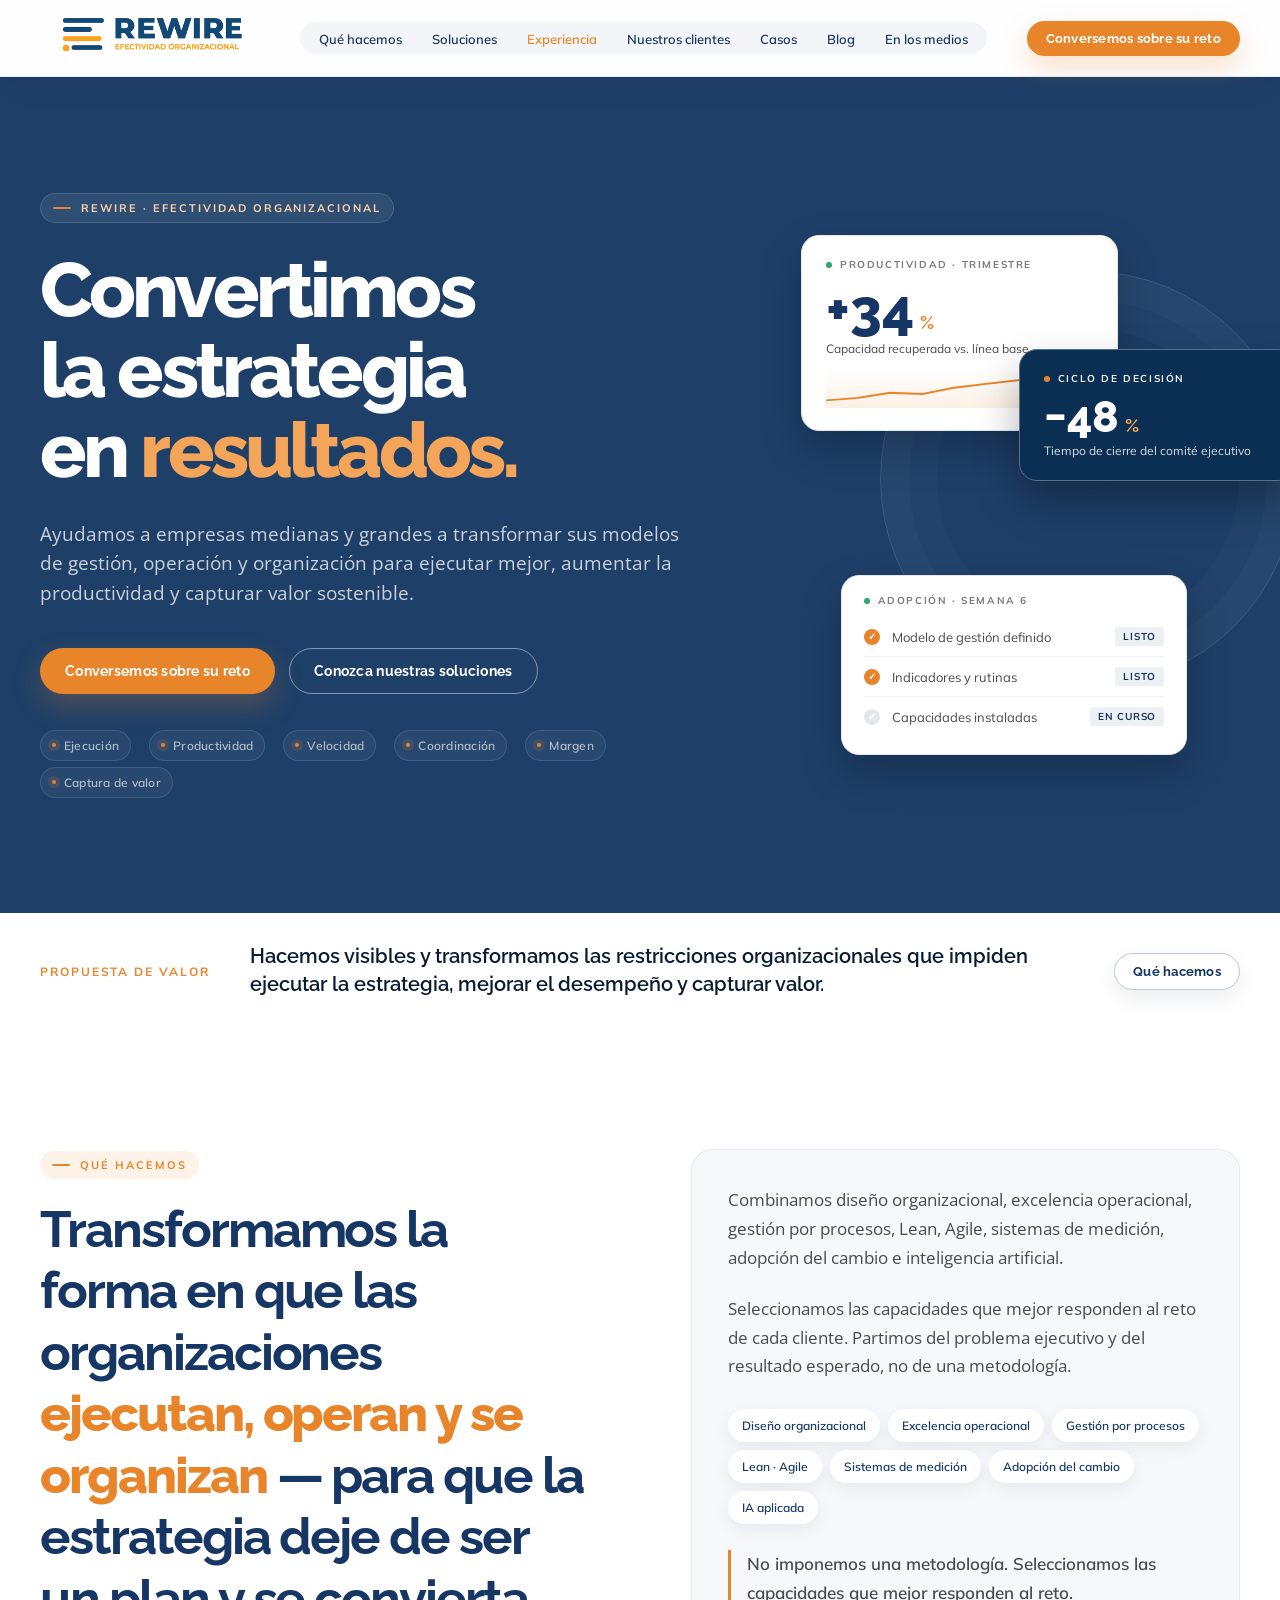
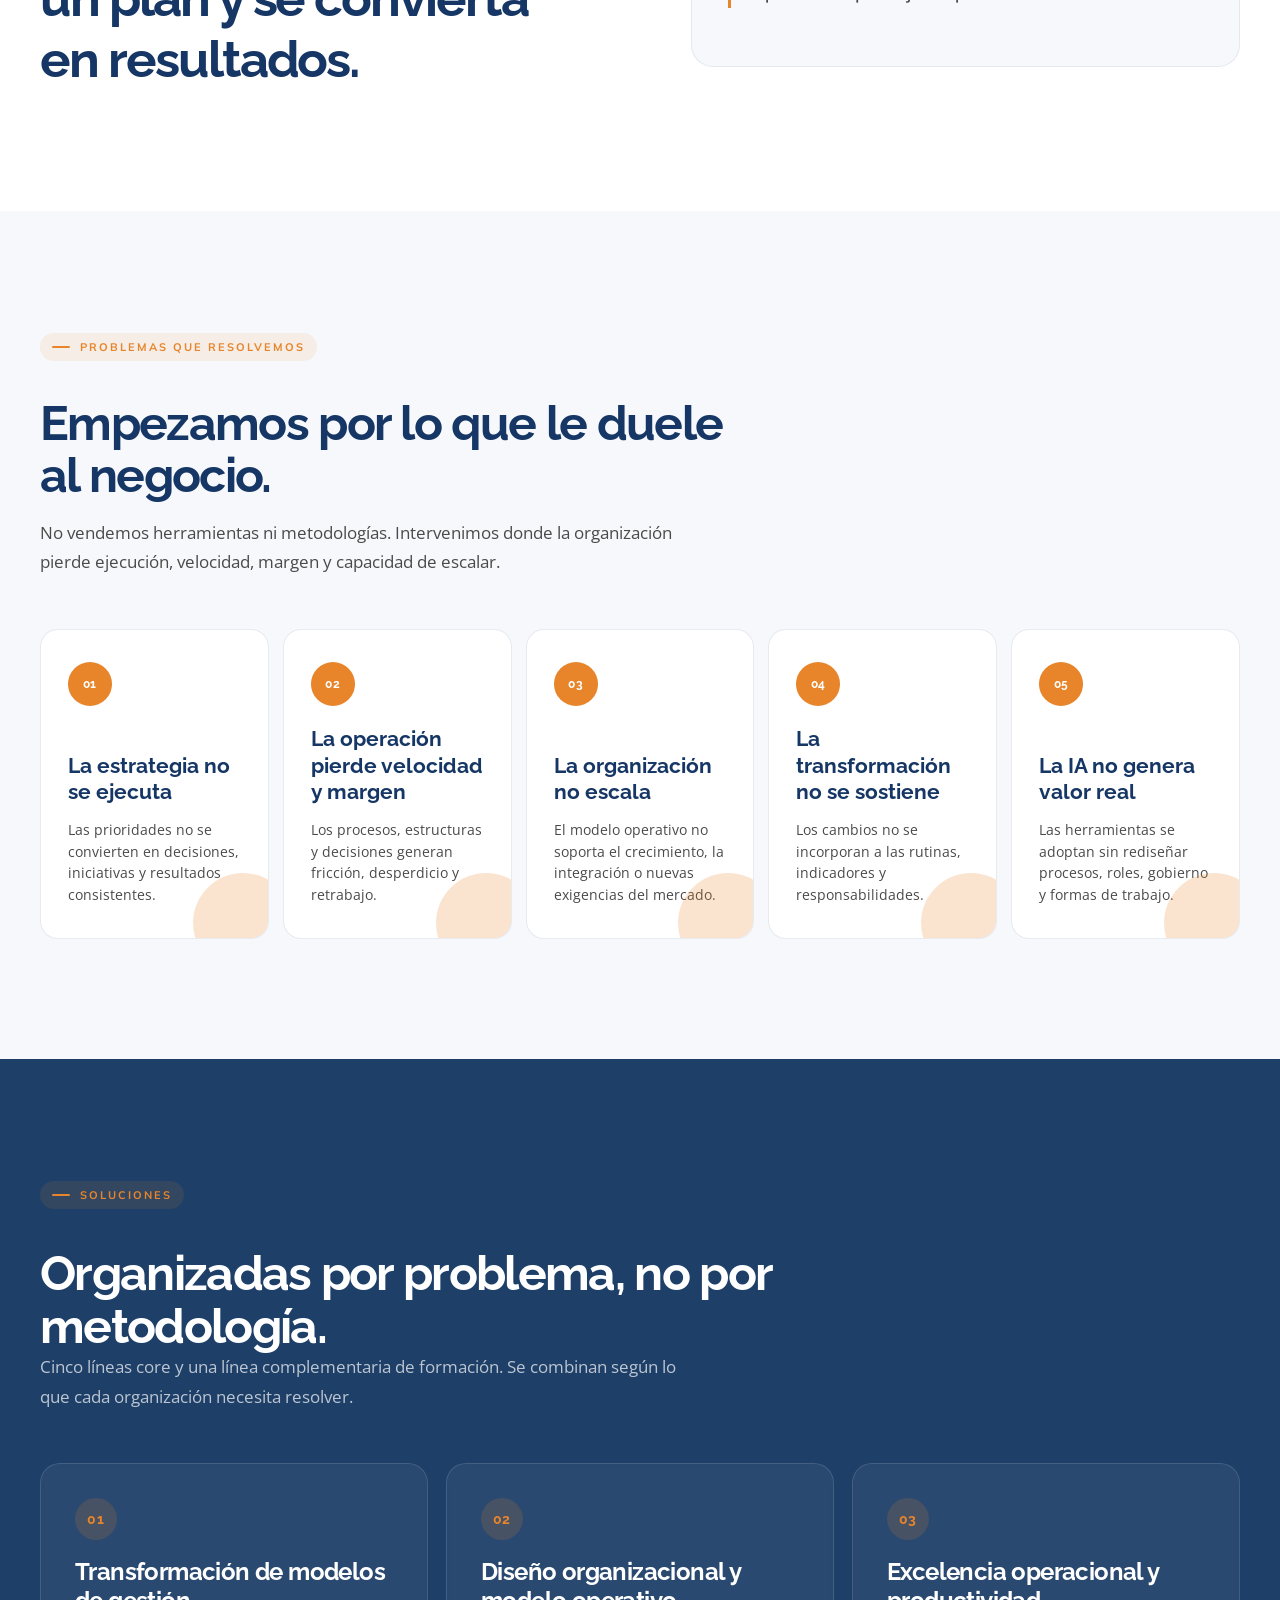
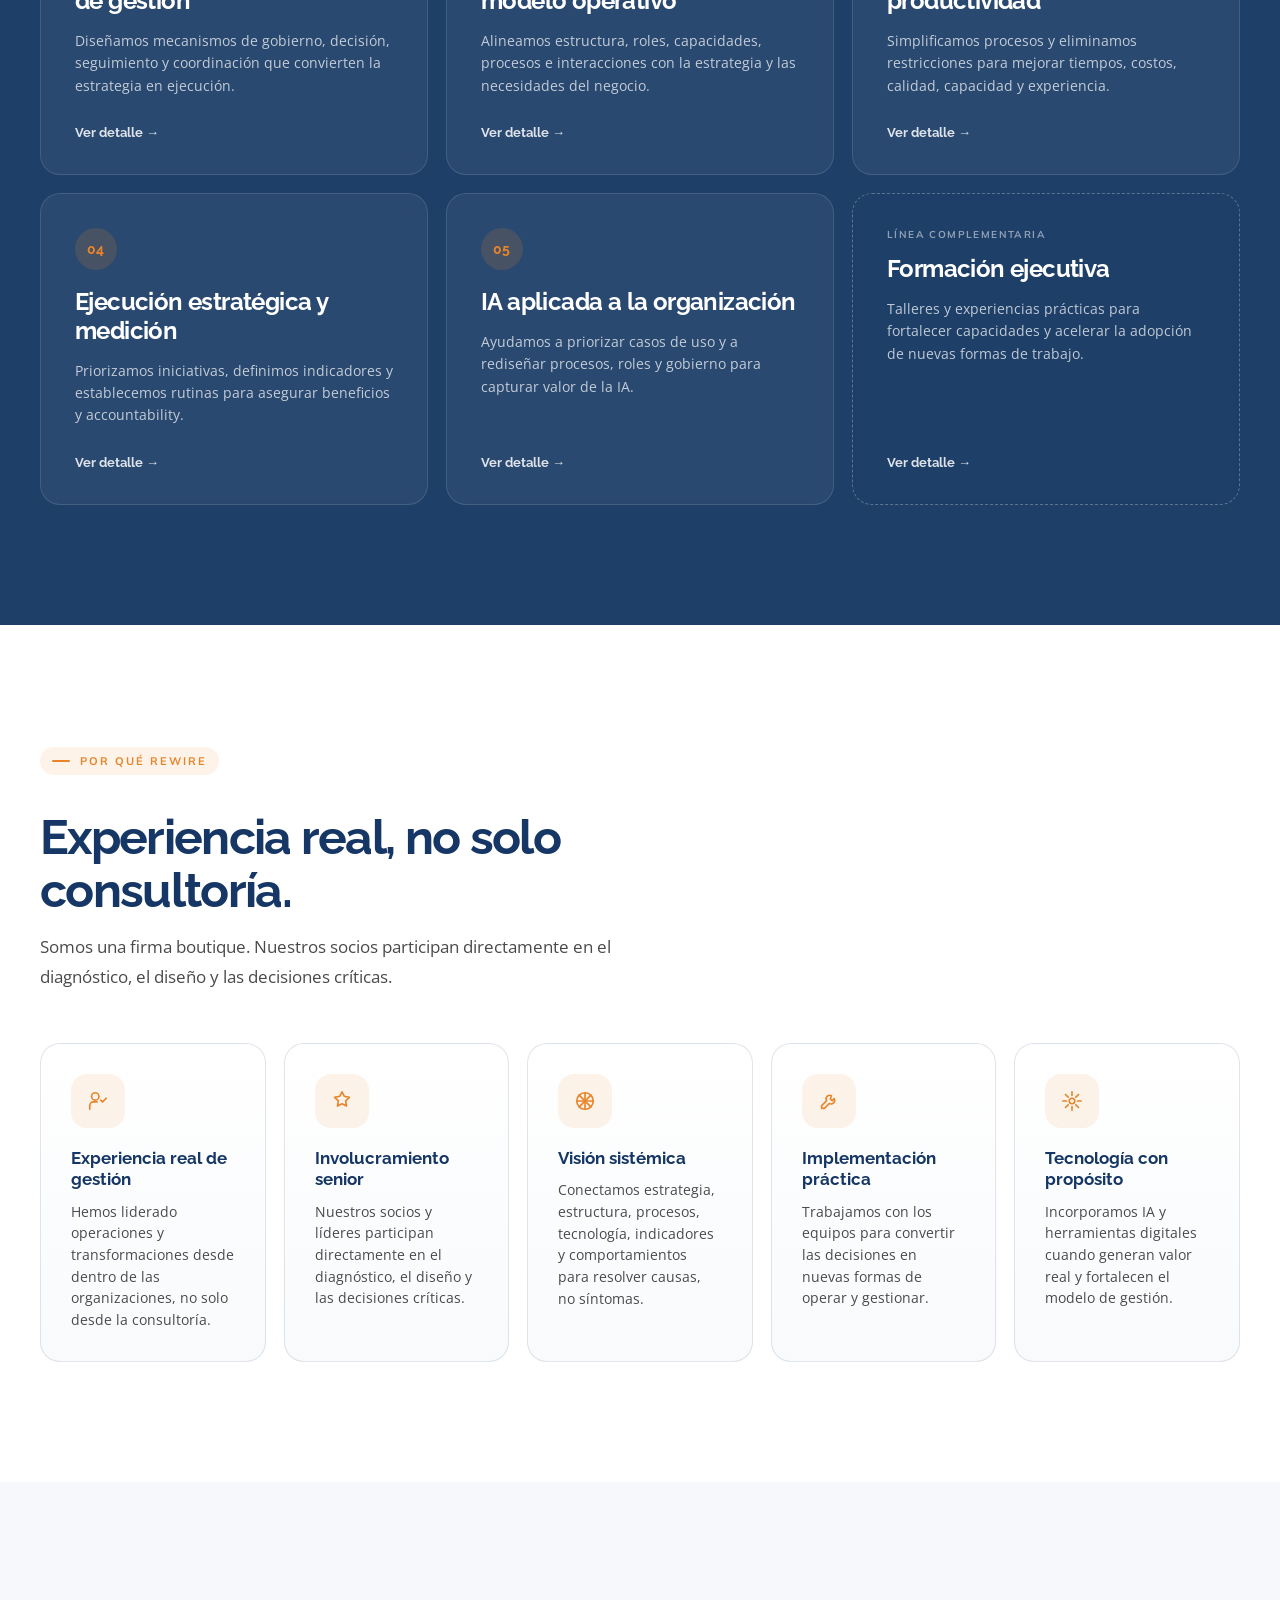
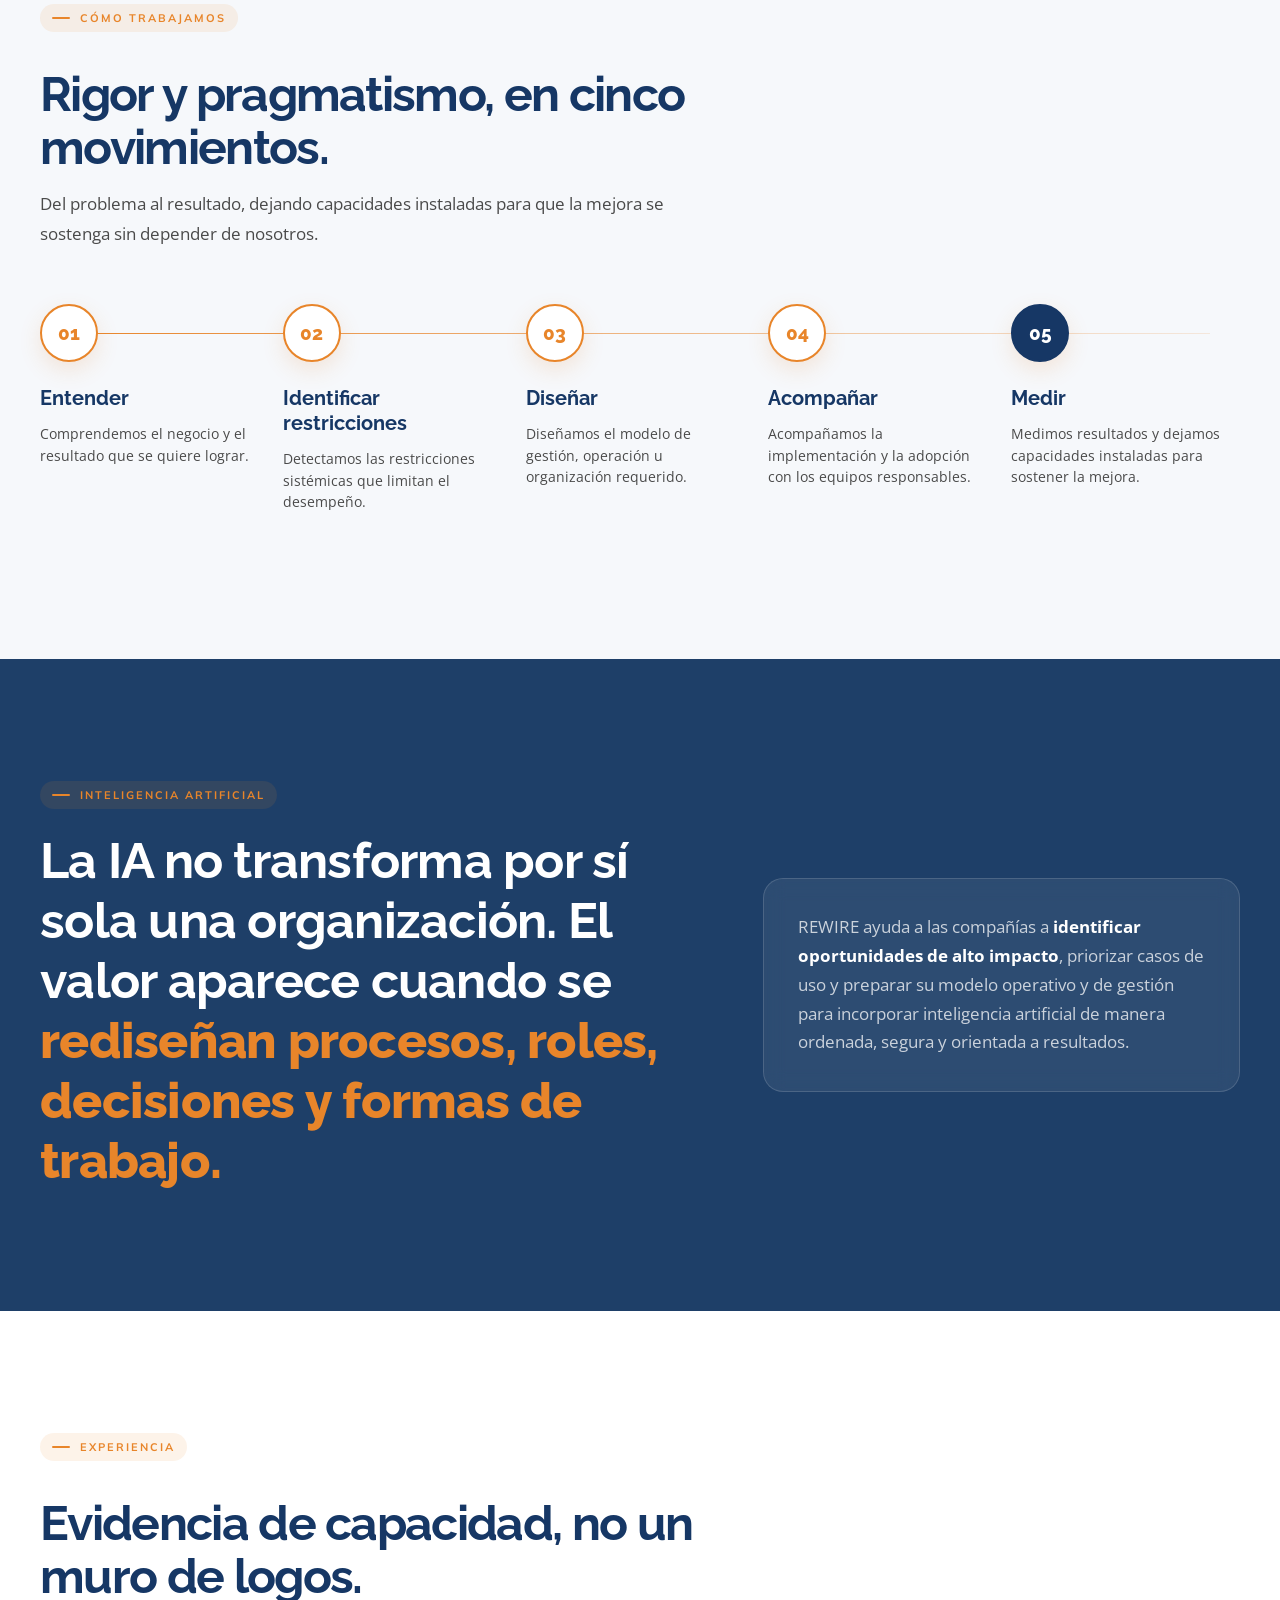
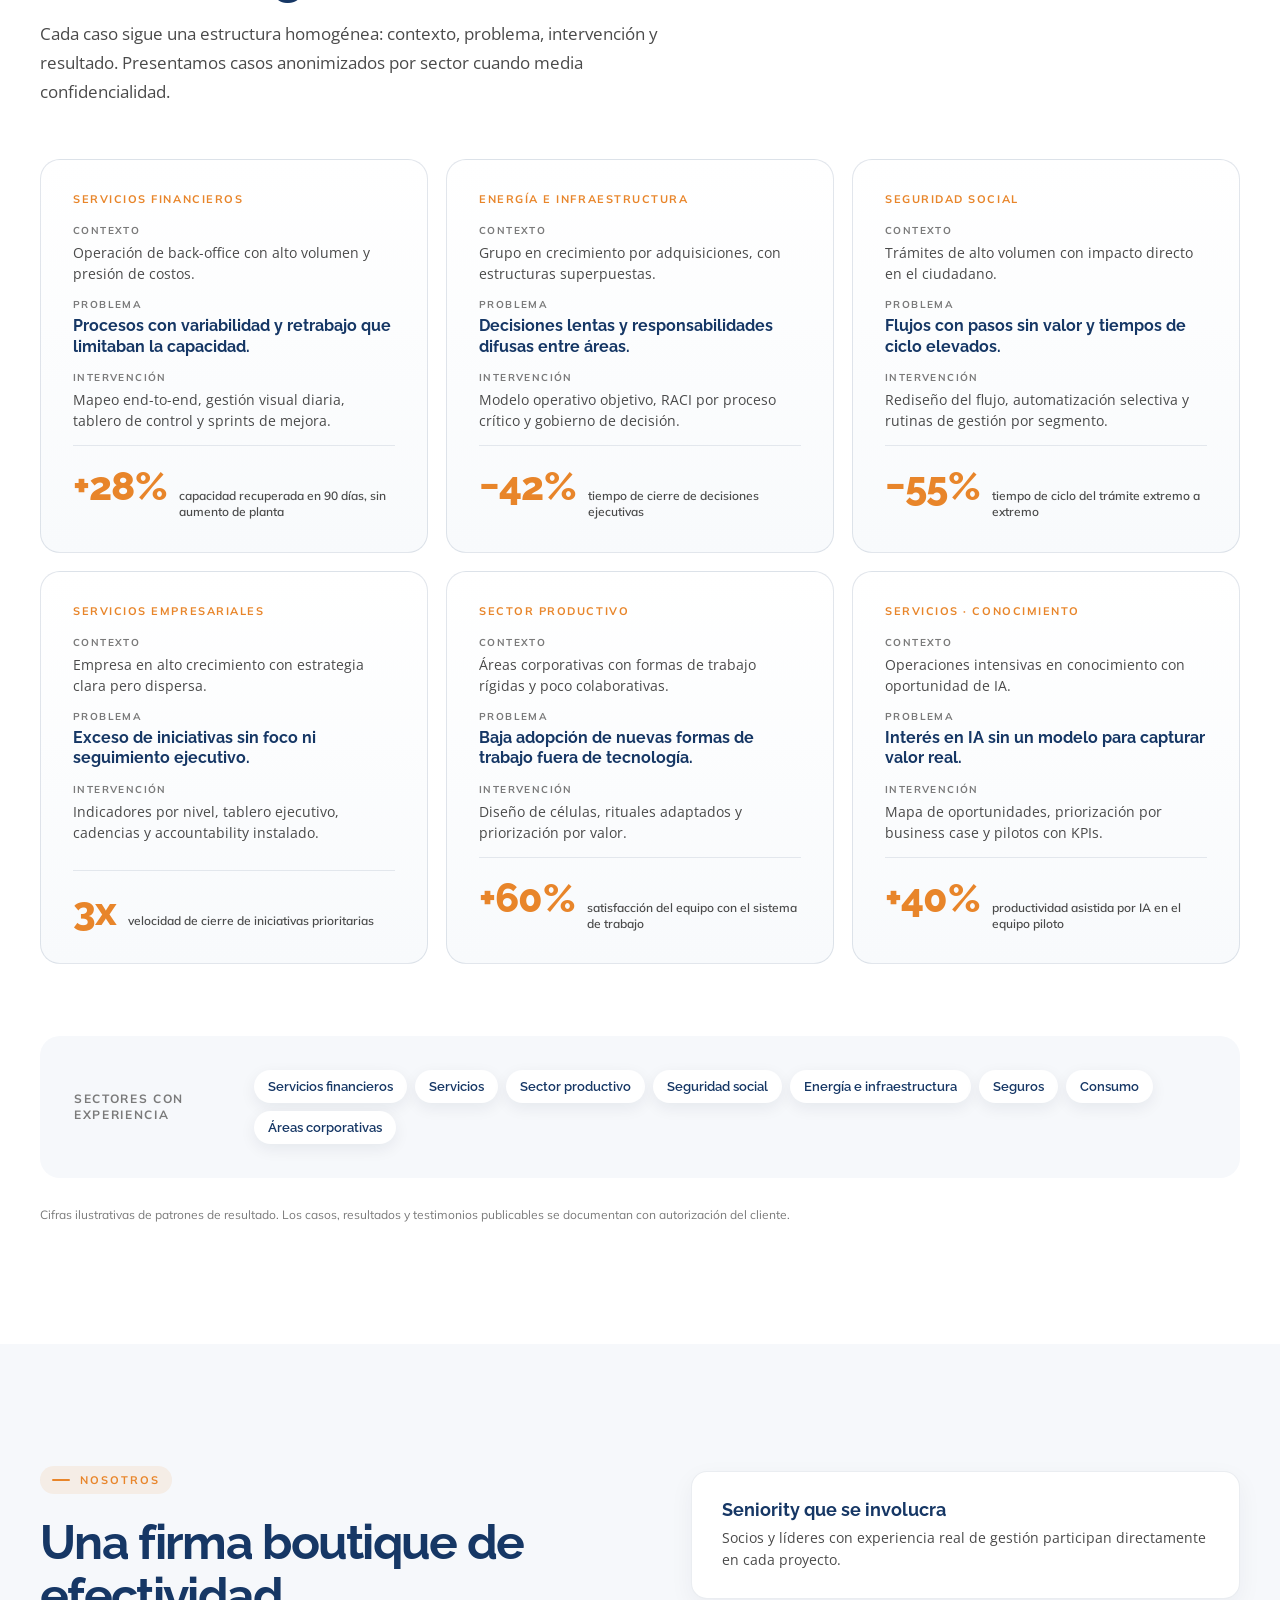
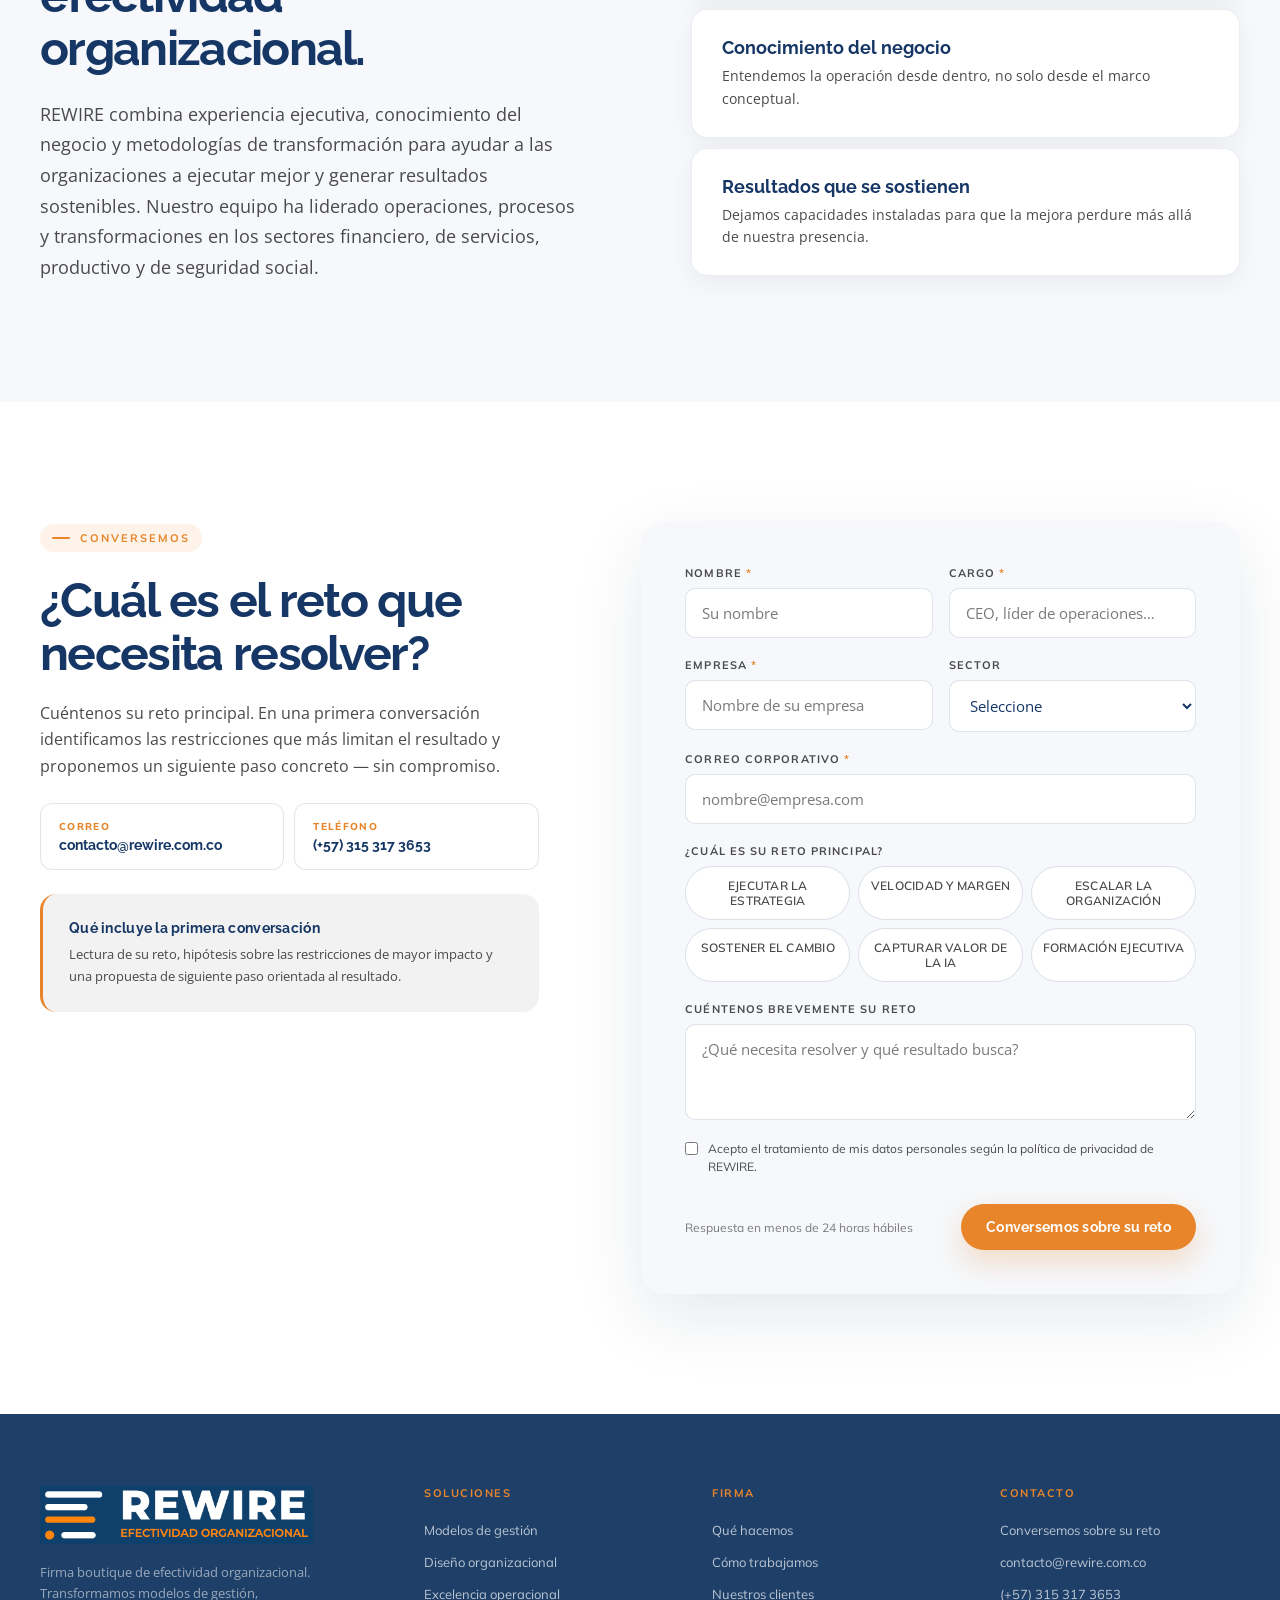
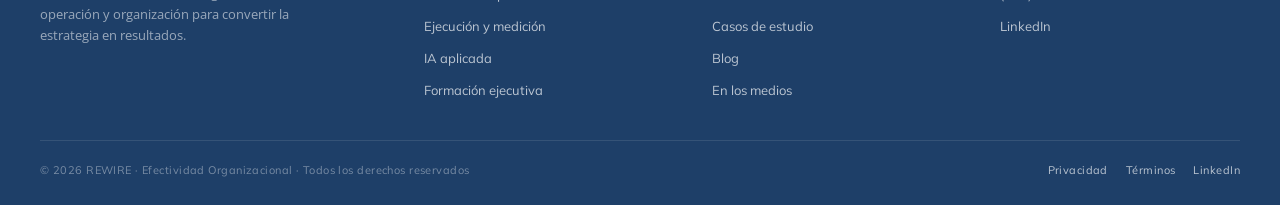
<file: index.html>
<!DOCTYPE html>
<html lang="es">
<head>
<meta charset="UTF-8">
<meta name="viewport" content="width=device-width, initial-scale=1.0">
<title>REWIRE — Convertimos la estrategia en resultados</title>
<meta name="description" content="Firma boutique de efectividad organizacional. Transformamos modelos de gestión, operación y organización para ejecutar mejor, aumentar la productividad y capturar valor sostenible.">
<link rel="canonical" href="https://www.rewire.com.co/">
<meta name="robots" content="index, follow, max-image-preview:large">
<meta name="theme-color" content="#1E3F68">
<meta property="og:type" content="website">
<meta property="og:locale" content="es_CO">
<meta property="og:site_name" content="REWIRE">
<meta property="og:title" content="REWIRE — Convertimos la estrategia en resultados">
<meta property="og:description" content="Firma boutique de efectividad organizacional. Transformamos modelos de gestión, operación y organización para ejecutar mejor, aumentar la productividad y capturar valor sostenible.">
<meta property="og:url" content="https://www.rewire.com.co/">
<meta property="og:image" content="https://www.rewire.com.co/assets/logo-dark-bg.png">
<meta property="og:image:alt" content="REWIRE — Efectividad Organizacional">
<meta name="twitter:card" content="summary_large_image">
<meta name="twitter:title" content="REWIRE — Convertimos la estrategia en resultados">
<meta name="twitter:description" content="Firma boutique de efectividad organizacional. Transformamos modelos de gestión, operación y organización para ejecutar mejor, aumentar la productividad y capturar valor sostenible.">
<meta name="twitter:image" content="https://www.rewire.com.co/assets/logo-dark-bg.png">
<link rel="icon" type="image/png" sizes="96x96" href="favicon.png">
<link rel="apple-touch-icon" href="favicon.png">
<link rel="manifest" href="site.webmanifest">
<link rel="stylesheet" href="css/tokens.css">
<link rel="stylesheet" href="css/styles.css">

</head>
<body>
<!-- ─── NAVIGATION ─── -->
<nav class="top">
  <div class="inner">
    <a class="brand" href="#" data-page="home" aria-label="REWIRE">
      <img src="assets/logo-horizontal-transparent.png" alt="REWIRE Efectividad Organizacional">
    </a>
    <ul id="primary-nav">
      <li><a href="#quehacemos" class="nav-home" data-nav>Qué hacemos</a></li>
      <li><a href="#soluciones" class="nav-home" data-nav>Soluciones</a></li>
      <li><a href="#experiencia" class="nav-home" data-nav>Experiencia</a></li>
      <li><a href="#" class="nav-page" data-page="clientes">Nuestros clientes</a></li>
      <li><a href="#" class="nav-page" data-page="casos">Casos</a></li>
      <li><a href="#" class="nav-page" data-page="blog">Blog</a></li>
      <li><a href="#" class="nav-page" data-page="medios">En los medios</a></li>
    </ul>
    <button class="mobile-menu-toggle" type="button" aria-label="Abrir menú" aria-controls="primary-nav" aria-expanded="false">
      <span></span><span></span><span></span>
    </button>
    <div class="nav-right">
      <a class="btn btn-primary" href="#contacto" style="padding: 9px 18px; font-size: 13px;">Conversemos sobre su reto</a>
    </div>
  </div>
</nav>

<div id="page-home" class="page is-active">
<!-- ─── HERO ─── -->
<section id="hero">
  <div class="container">
    <div class="hero-grid">
      <div class="hero-text reveal">
        <div class="eyebrow hero-eyebrow">REWIRE · Efectividad organizacional</div>
        <h1 class="h-display hero-h1">Convertimos la estrategia en <em>resultados.</em></h1>
        <p class="hero-sub">Ayudamos a empresas medianas y grandes a transformar sus modelos de gestión, operación y organización para ejecutar mejor, aumentar la productividad y capturar valor sostenible.</p>
        <div class="hero-ctas">
          <a href="#contacto" class="btn btn-primary">Conversemos sobre su reto</a>
          <a href="#soluciones" class="btn btn-outline">Conozca nuestras soluciones</a>
        </div>
        <div class="hero-micro">
          <span>Ejecución</span>
          <span>Productividad</span>
          <span>Velocidad</span>
          <span>Coordinación</span>
          <span>Margen</span>
          <span>Captura de valor</span>
        </div>
      </div>

      <div class="hero-visual reveal" aria-hidden="true">
        <div class="hv-card hv-card-1">
          <div class="hv-meta">Productividad · Trimestre</div>
          <div class="hv-num">+34<span class="pct">%</span></div>
          <div class="hv-label">Capacidad recuperada vs. línea base</div>
          <div class="hv-trend"></div>
        </div>
        <div class="hv-card hv-card-2">
          <div class="hv-meta">Ciclo de decisión</div>
          <div class="hv-num">−48<span class="pct" style="color:var(--rw-orange-light);">%</span></div>
          <div class="hv-label">Tiempo de cierre del comité ejecutivo</div>
        </div>
        <div class="hv-card hv-card-3">
          <div class="hv-meta">Adopción · Semana 6</div>
          <ul class="hv-list">
            <li><span class="hv-check"></span><span>Modelo de gestión definido</span><span class="hv-status">listo</span></li>
            <li><span class="hv-check"></span><span>Indicadores y rutinas</span><span class="hv-status">listo</span></li>
            <li><span class="hv-check" style="background:rgba(22,55,101,0.12);"></span><span>Capacidades instaladas</span><span class="hv-status">en curso</span></li>
          </ul>
        </div>
      </div>
    </div>
  </div>
</section>

<!-- ─── VALUE PROP STRIP ─── -->
<section id="valueprop">
  <div class="container">
    <div class="vp-row">
      <span class="vp-tag">Propuesta de valor</span>
      <p class="vp-quote">Hacemos visibles y transformamos las restricciones organizacionales que impiden ejecutar la estrategia, mejorar el desempeño y capturar valor.</p>
      <a href="#quehacemos" class="btn btn-on-dark btn-outline" style="padding:10px 18px;font-size:13px;">Qué hacemos</a>
    </div>
  </div>
</section>

<!-- ─── QUÉ HACEMOS ─── -->
<section id="quehacemos">
  <div class="container">
    <div class="qh-grid">
      <div class="reveal">
        <div class="eyebrow">Qué hacemos</div>
        <p class="qh-statement">Transformamos la forma en que las organizaciones <b>ejecutan, operan y se organizan</b> — para que la estrategia deje de ser un plan y se convierta en resultados.</p>
      </div>
      <div class="qh-support reveal">
        <p>Combinamos diseño organizacional, excelencia operacional, gestión por procesos, Lean, Agile, sistemas de medición, adopción del cambio e inteligencia artificial.</p>
        <p>Seleccionamos las capacidades que mejor responden al reto de cada cliente. Partimos del problema ejecutivo y del resultado esperado, no de una metodología.</p>
        <div class="qh-caps">
          <span>Diseño organizacional</span>
          <span>Excelencia operacional</span>
          <span>Gestión por procesos</span>
          <span>Lean · Agile</span>
          <span>Sistemas de medición</span>
          <span>Adopción del cambio</span>
          <span>IA aplicada</span>
        </div>
        <p class="qh-note">No imponemos una metodología. Seleccionamos las capacidades que mejor responden al reto.</p>
      </div>
    </div>
  </div>
</section>

<!-- ─── PROBLEMAS ─── -->
<section id="problemas">
  <div class="container">
    <div class="prob-header reveal">
      <div class="eyebrow">Problemas que resolvemos</div>
      <h2 class="h-section" style="margin-top:18px;">Empezamos por lo que le duele al negocio.</h2>
      <p class="lead">No vendemos herramientas ni metodologías. Intervenimos donde la organización pierde ejecución, velocidad, margen y capacidad de escalar.</p>
    </div>
    <div class="prob-grid">
      <div class="prob-item reveal">
        <div class="prob-num">01</div>
        <h4>La estrategia no se ejecuta</h4>
        <p>Las prioridades no se convierten en decisiones, iniciativas y resultados consistentes.</p>
      </div>
      <div class="prob-item reveal">
        <div class="prob-num">02</div>
        <h4>La operación pierde velocidad y margen</h4>
        <p>Los procesos, estructuras y decisiones generan fricción, desperdicio y retrabajo.</p>
      </div>
      <div class="prob-item reveal">
        <div class="prob-num">03</div>
        <h4>La organización no escala</h4>
        <p>El modelo operativo no soporta el crecimiento, la integración o nuevas exigencias del mercado.</p>
      </div>
      <div class="prob-item reveal">
        <div class="prob-num">04</div>
        <h4>La transformación no se sostiene</h4>
        <p>Los cambios no se incorporan a las rutinas, indicadores y responsabilidades.</p>
      </div>
      <div class="prob-item reveal">
        <div class="prob-num">05</div>
        <h4>La IA no genera valor real</h4>
        <p>Las herramientas se adoptan sin rediseñar procesos, roles, gobierno y formas de trabajo.</p>
      </div>
    </div>
  </div>
</section>

<!-- ─── SOLUCIONES ─── -->
<section id="soluciones">
  <div class="container">
    <div class="sol-header reveal">
      <div class="eyebrow">Soluciones</div>
      <h2 class="h-section" style="margin-top:18px;">Organizadas por problema, no por metodología.</h2>
      <p class="lead">Cinco líneas core y una línea complementaria de formación. Se combinan según lo que cada organización necesita resolver.</p>
    </div>
    <div class="sol-grid">
      <button class="sol-card reveal" data-modal="modelos">
        <div class="sol-num">01</div>
        <h3>Transformación de modelos de gestión</h3>
        <p>Diseñamos mecanismos de gobierno, decisión, seguimiento y coordinación que convierten la estrategia en ejecución.</p>
        <span class="sol-more">Ver detalle →</span>
      </button>
      <button class="sol-card reveal" data-modal="organizacional">
        <div class="sol-num">02</div>
        <h3>Diseño organizacional y modelo operativo</h3>
        <p>Alineamos estructura, roles, capacidades, procesos e interacciones con la estrategia y las necesidades del negocio.</p>
        <span class="sol-more">Ver detalle →</span>
      </button>
      <button class="sol-card reveal" data-modal="operacional">
        <div class="sol-num">03</div>
        <h3>Excelencia operacional y productividad</h3>
        <p>Simplificamos procesos y eliminamos restricciones para mejorar tiempos, costos, calidad, capacidad y experiencia.</p>
        <span class="sol-more">Ver detalle →</span>
      </button>
      <button class="sol-card reveal" data-modal="ejecucion">
        <div class="sol-num">04</div>
        <h3>Ejecución estratégica y medición</h3>
        <p>Priorizamos iniciativas, definimos indicadores y establecemos rutinas para asegurar beneficios y accountability.</p>
        <span class="sol-more">Ver detalle →</span>
      </button>
      <button class="sol-card reveal" data-modal="ia">
        <div class="sol-num">05</div>
        <h3>IA aplicada a la organización</h3>
        <p>Ayudamos a priorizar casos de uso y a rediseñar procesos, roles y gobierno para capturar valor de la IA.</p>
        <span class="sol-more">Ver detalle →</span>
      </button>
      <button class="sol-card is-complementary reveal" data-modal="formacion">
        <div class="sol-tagline">Línea complementaria</div>
        <h3>Formación ejecutiva</h3>
        <p>Talleres y experiencias prácticas para fortalecer capacidades y acelerar la adopción de nuevas formas de trabajo.</p>
        <span class="sol-more">Ver detalle →</span>
      </button>
    </div>
  </div>
</section>

<!-- ─── DIFERENCIADORES ─── -->
<section id="diferenciadores">
  <div class="container">
    <div class="dif-header reveal">
      <div class="eyebrow">Por qué REWIRE</div>
      <h2 class="h-section" style="margin-top:18px;">Experiencia real, no solo consultoría.</h2>
      <p class="lead">Somos una firma boutique. Nuestros socios participan directamente en el diagnóstico, el diseño y las decisiones críticas.</p>
    </div>
    <div class="dif-grid">
      <div class="dif-card reveal">
        <div class="dif-icon"><svg viewBox="0 0 24 24" fill="none" stroke="currentColor" stroke-width="1.8" stroke-linecap="round" stroke-linejoin="round"><path d="M3 21v-4a4 4 0 0 1 4-4h4"/><circle cx="9" cy="7" r="4"/><path d="M15 11l2 2 4-4"/></svg></div>
        <h4>Experiencia real de gestión</h4>
        <p>Hemos liderado operaciones y transformaciones desde dentro de las organizaciones, no solo desde la consultoría.</p>
      </div>
      <div class="dif-card reveal">
        <div class="dif-icon"><svg viewBox="0 0 24 24" fill="none" stroke="currentColor" stroke-width="1.8" stroke-linecap="round" stroke-linejoin="round"><path d="M12 2l2.4 4.8L20 8l-4 3.9.9 5.6L12 15l-4.9 2.5L8 11.9 4 8l5.6-1.2z"/></svg></div>
        <h4>Involucramiento senior</h4>
        <p>Nuestros socios y líderes participan directamente en el diagnóstico, el diseño y las decisiones críticas.</p>
      </div>
      <div class="dif-card reveal">
        <div class="dif-icon"><svg viewBox="0 0 24 24" fill="none" stroke="currentColor" stroke-width="1.8" stroke-linecap="round" stroke-linejoin="round"><circle cx="12" cy="12" r="9"/><path d="M12 3v18M3 12h18"/><path d="M5.6 5.6l12.8 12.8M18.4 5.6L5.6 18.4"/></svg></div>
        <h4>Visión sistémica</h4>
        <p>Conectamos estrategia, estructura, procesos, tecnología, indicadores y comportamientos para resolver causas, no síntomas.</p>
      </div>
      <div class="dif-card reveal">
        <div class="dif-icon"><svg viewBox="0 0 24 24" fill="none" stroke="currentColor" stroke-width="1.8" stroke-linecap="round" stroke-linejoin="round"><path d="M14.7 6.3a4 4 0 0 0-5.4 5.4L4 17v3h3l5.3-5.3a4 4 0 0 0 5.4-5.4l-2.3 2.3-2-2z"/></svg></div>
        <h4>Implementación práctica</h4>
        <p>Trabajamos con los equipos para convertir las decisiones en nuevas formas de operar y gestionar.</p>
      </div>
      <div class="dif-card reveal">
        <div class="dif-icon"><svg viewBox="0 0 24 24" fill="none" stroke="currentColor" stroke-width="1.8" stroke-linecap="round" stroke-linejoin="round"><path d="M12 2v4M12 18v4M4.9 4.9l2.9 2.9M16.2 16.2l2.9 2.9M2 12h4M18 12h4M4.9 19.1l2.9-2.9M16.2 7.8l2.9-2.9"/><circle cx="12" cy="12" r="3"/></svg></div>
        <h4>Tecnología con propósito</h4>
        <p>Incorporamos IA y herramientas digitales cuando generan valor real y fortalecen el modelo de gestión.</p>
      </div>
    </div>
  </div>
</section>

<!-- ─── CÓMO TRABAJAMOS ─── -->
<section id="comotrabajamos">
  <div class="container">
    <div class="met-header reveal">
      <div class="eyebrow">Cómo trabajamos</div>
      <h2 class="h-section" style="margin-top:18px;">Rigor y pragmatismo, en cinco movimientos.</h2>
      <p class="lead">Del problema al resultado, dejando capacidades instaladas para que la mejora se sostenga sin depender de nosotros.</p>
    </div>
    <div class="met-timeline">
      <div class="met-step reveal">
        <div class="met-dot">01</div>
        <h4>Entender</h4>
        <p>Comprendemos el negocio y el resultado que se quiere lograr.</p>
      </div>
      <div class="met-step reveal">
        <div class="met-dot">02</div>
        <h4>Identificar restricciones</h4>
        <p>Detectamos las restricciones sistémicas que limitan el desempeño.</p>
      </div>
      <div class="met-step reveal">
        <div class="met-dot">03</div>
        <h4>Diseñar</h4>
        <p>Diseñamos el modelo de gestión, operación u organización requerido.</p>
      </div>
      <div class="met-step reveal">
        <div class="met-dot">04</div>
        <h4>Acompañar</h4>
        <p>Acompañamos la implementación y la adopción con los equipos responsables.</p>
      </div>
      <div class="met-step reveal">
        <div class="met-dot">05</div>
        <h4>Medir</h4>
        <p>Medimos resultados y dejamos capacidades instaladas para sostener la mejora.</p>
      </div>
    </div>
  </div>
</section>

<!-- ─── IA BAND ─── -->
<section id="ia">
  <div class="container">
    <div class="ia-grid">
      <div class="reveal">
        <div class="eyebrow">Inteligencia artificial</div>
        <p class="ia-statement">La IA no transforma por sí sola una organización. El valor aparece cuando se <b>rediseñan procesos, roles, decisiones y formas de trabajo.</b></p>
      </div>
      <div class="reveal">
        <p class="ia-support">REWIRE ayuda a las compañías a <b>identificar oportunidades de alto impacto</b>, priorizar casos de uso y preparar su modelo operativo y de gestión para incorporar inteligencia artificial de manera ordenada, segura y orientada a resultados.</p>
      </div>
    </div>
  </div>
</section>

<!-- ─── EXPERIENCIA ─── -->
<section id="experiencia">
  <div class="container">
    <div class="casos-header reveal">
      <div class="eyebrow">Experiencia</div>
      <h2 class="h-section" style="margin-top:18px;">Evidencia de capacidad, no un muro de logos.</h2>
      <p class="lead">Cada caso sigue una estructura homogénea: contexto, problema, intervención y resultado. Presentamos casos anonimizados por sector cuando media confidencialidad.</p>
    </div>

    <div class="casos-grid">
      <div class="caso reveal">
        <div class="caso-sector">Servicios financieros</div>
        <div class="caso-block"><h5>Contexto</h5><p>Operación de back-office con alto volumen y presión de costos.</p></div>
        <div class="caso-block reto"><h5>Problema</h5><p>Procesos con variabilidad y retrabajo que limitaban la capacidad.</p></div>
        <div class="caso-block"><h5>Intervención</h5><p>Mapeo end-to-end, gestión visual diaria, tablero de control y sprints de mejora.</p></div>
        <div class="caso-result">
          <div class="caso-num">+28%</div>
          <div class="caso-label">capacidad recuperada en 90 días, sin aumento de planta</div>
        </div>
      </div>
      <div class="caso reveal">
        <div class="caso-sector">Energía e infraestructura</div>
        <div class="caso-block"><h5>Contexto</h5><p>Grupo en crecimiento por adquisiciones, con estructuras superpuestas.</p></div>
        <div class="caso-block reto"><h5>Problema</h5><p>Decisiones lentas y responsabilidades difusas entre áreas.</p></div>
        <div class="caso-block"><h5>Intervención</h5><p>Modelo operativo objetivo, RACI por proceso crítico y gobierno de decisión.</p></div>
        <div class="caso-result">
          <div class="caso-num">−42%</div>
          <div class="caso-label">tiempo de cierre de decisiones ejecutivas</div>
        </div>
      </div>
      <div class="caso reveal">
        <div class="caso-sector">Seguridad social</div>
        <div class="caso-block"><h5>Contexto</h5><p>Trámites de alto volumen con impacto directo en el ciudadano.</p></div>
        <div class="caso-block reto"><h5>Problema</h5><p>Flujos con pasos sin valor y tiempos de ciclo elevados.</p></div>
        <div class="caso-block"><h5>Intervención</h5><p>Rediseño del flujo, automatización selectiva y rutinas de gestión por segmento.</p></div>
        <div class="caso-result">
          <div class="caso-num">−55%</div>
          <div class="caso-label">tiempo de ciclo del trámite extremo a extremo</div>
        </div>
      </div>
      <div class="caso reveal">
        <div class="caso-sector">Servicios empresariales</div>
        <div class="caso-block"><h5>Contexto</h5><p>Empresa en alto crecimiento con estrategia clara pero dispersa.</p></div>
        <div class="caso-block reto"><h5>Problema</h5><p>Exceso de iniciativas sin foco ni seguimiento ejecutivo.</p></div>
        <div class="caso-block"><h5>Intervención</h5><p>Indicadores por nivel, tablero ejecutivo, cadencias y accountability instalado.</p></div>
        <div class="caso-result">
          <div class="caso-num">3x</div>
          <div class="caso-label">velocidad de cierre de iniciativas prioritarias</div>
        </div>
      </div>
      <div class="caso reveal">
        <div class="caso-sector">Sector productivo</div>
        <div class="caso-block"><h5>Contexto</h5><p>Áreas corporativas con formas de trabajo rígidas y poco colaborativas.</p></div>
        <div class="caso-block reto"><h5>Problema</h5><p>Baja adopción de nuevas formas de trabajo fuera de tecnología.</p></div>
        <div class="caso-block"><h5>Intervención</h5><p>Diseño de células, rituales adaptados y priorización por valor.</p></div>
        <div class="caso-result">
          <div class="caso-num">+60%</div>
          <div class="caso-label">satisfacción del equipo con el sistema de trabajo</div>
        </div>
      </div>
      <div class="caso reveal">
        <div class="caso-sector">Servicios · conocimiento</div>
        <div class="caso-block"><h5>Contexto</h5><p>Operaciones intensivas en conocimiento con oportunidad de IA.</p></div>
        <div class="caso-block reto"><h5>Problema</h5><p>Interés en IA sin un modelo para capturar valor real.</p></div>
        <div class="caso-block"><h5>Intervención</h5><p>Mapa de oportunidades, priorización por business case y pilotos con KPIs.</p></div>
        <div class="caso-result">
          <div class="caso-num">+40%</div>
          <div class="caso-label">productividad asistida por IA en el equipo piloto</div>
        </div>
      </div>
    </div>

    <div class="casos-sectors reveal">
      <div class="casos-sectors-label">Sectores con experiencia</div>
      <div class="casos-sectors-list">
        <span>Servicios financieros</span>
        <span>Servicios</span>
        <span>Sector productivo</span>
        <span>Seguridad social</span>
        <span>Energía e infraestructura</span>
        <span>Seguros</span>
        <span>Consumo</span>
        <span>Áreas corporativas</span>
      </div>
    </div>
    <p class="casos-note reveal">Cifras ilustrativas de patrones de resultado. Los casos, resultados y testimonios publicables se documentan con autorización del cliente.</p>
  </div>
</section>

<!-- ─── NOSOTROS ─── -->
<section id="nosotros">
  <div class="container">
    <div class="nos-grid">
      <div class="nos-text reveal">
        <div class="eyebrow">Nosotros</div>
        <h2 class="h-section">Una firma boutique de efectividad organizacional.</h2>
        <p>REWIRE combina experiencia ejecutiva, conocimiento del negocio y metodologías de transformación para ayudar a las organizaciones a ejecutar mejor y generar resultados sostenibles. Nuestro equipo ha liderado operaciones, procesos y transformaciones en los sectores financiero, de servicios, productivo y de seguridad social.</p>
      </div>
      <div class="nos-principles reveal">
        <div class="nos-principle"><b>Seniority que se involucra</b><span>Socios y líderes con experiencia real de gestión participan directamente en cada proyecto.</span></div>
        <div class="nos-principle"><b>Conocimiento del negocio</b><span>Entendemos la operación desde dentro, no solo desde el marco conceptual.</span></div>
        <div class="nos-principle"><b>Resultados que se sostienen</b><span>Dejamos capacidades instaladas para que la mejora perdure más allá de nuestra presencia.</span></div>
      </div>
    </div>
  </div>
</section>

<!-- ─── CONTACTO ─── -->
<section id="contacto">
  <div class="container">
    <div class="contact-grid">
      <div class="contact-side reveal">
        <div class="eyebrow">Conversemos</div>
        <h2 class="h-section">¿Cuál es el reto que necesita resolver?</h2>
        <p>Cuéntenos su reto principal. En una primera conversación identificamos las restricciones que más limitan el resultado y proponemos un siguiente paso concreto — sin compromiso.</p>
        <div class="contact-details" aria-label="Datos de contacto de REWIRE">
          <a class="contact-detail" href="mailto:contacto@rewire.com.co">
            <span>Correo</span>
            <strong>contacto@rewire.com.co</strong>
          </a>
          <a class="contact-detail" href="tel:+573153173653">
            <span>Teléfono</span>
            <strong>(+57) 315 317 3653</strong>
          </a>
        </div>
        <div class="contact-promise">
          <b>Qué incluye la primera conversación</b>
          <span>Lectura de su reto, hipótesis sobre las restricciones de mayor impacto y una propuesta de siguiente paso orientada al resultado.</span>
        </div>
      </div>

      <form class="contact-form reveal" id="contact-form" novalidate>
        <div class="form-row">
          <div class="field">
            <label>Nombre <span class="req">*</span></label>
            <input type="text" name="name" placeholder="Su nombre" required>
          </div>
          <div class="field">
            <label>Cargo <span class="req">*</span></label>
            <input type="text" name="role" placeholder="CEO, líder de operaciones…" required>
          </div>
        </div>
        <div class="form-row">
          <div class="field">
            <label>Empresa <span class="req">*</span></label>
            <input type="text" name="company" placeholder="Nombre de su empresa" required>
          </div>
          <div class="field">
            <label>Sector</label>
            <select name="sector">
              <option value="">Seleccione</option>
              <option>Servicios financieros</option>
              <option>Servicios</option>
              <option>Sector productivo</option>
              <option>Seguridad social</option>
              <option>Energía e infraestructura</option>
              <option>Seguros</option>
              <option>Consumo</option>
              <option>Otro</option>
            </select>
          </div>
        </div>
        <div class="field">
          <label>Correo corporativo <span class="req">*</span></label>
          <input type="email" name="email" placeholder="nombre@empresa.com" required>
        </div>
        <div class="field">
          <label>¿Cuál es su reto principal?</label>
          <div class="field-radio-group" id="retoGroup">
            <label class="chip" data-value="ejecucion">Ejecutar la estrategia</label>
            <label class="chip" data-value="operacion">Velocidad y margen</label>
            <label class="chip" data-value="escalar">Escalar la organización</label>
            <label class="chip" data-value="sostener">Sostener el cambio</label>
            <label class="chip" data-value="ia">Capturar valor de la IA</label>
            <label class="chip" data-value="formacion">Formación ejecutiva</label>
          </div>
        </div>
        <div class="field">
          <label>Cuéntenos brevemente su reto</label>
          <textarea name="message" rows="3" placeholder="¿Qué necesita resolver y qué resultado busca?"></textarea>
        </div>
        <label class="form-consent">
          <input type="checkbox" required>
          <span>Acepto el tratamiento de mis datos personales según la política de privacidad de REWIRE.</span>
        </label>
        <div class="form-success" id="form-success">
          <b>Su mensaje está preparado.</b> Se abrió su aplicación de correo con la información dirigida a contacto@rewire.com.co. Revise el mensaje y pulse “Enviar”.
        </div>
        <div class="form-actions">
          <span class="form-note">Respuesta en menos de 24 horas hábiles</span>
          <button class="btn btn-primary" type="submit">Conversemos sobre su reto</button>
        </div>
      </form>
    </div>
  </div>
</section>
</div><!-- /page-home -->

<!-- ═══ PAGE: NUESTROS CLIENTES ═══ -->
<div id="page-clientes" class="page">
  <section class="subhero">
    <div class="container">
      <div class="reveal">
        <div class="eyebrow">Nuestros clientes</div>
        <h1>Empresas que decidieron ejecutar mejor.</h1>
        <p>Nuestro propósito se ha traducido en la transformación de modelos de gestión en 45 clientes, a quienes hemos apoyado para lograr mayores niveles de agilidad y productividad en más de 80 procesos de negocio.</p>
        <div class="subhero-stats">
          <div class="subhero-stat"><b>45</b><span>Clientes</span></div>
          <div class="subhero-stat"><b>51</b><span>Proyectos</span></div>
          <div class="subhero-stat"><b>81</b><span>Procesos intervenidos</span></div>
        </div>
      </div>
    </div>
  </section>

  <section class="cli-sec">
    <div class="container">
      <div class="cli-head reveal">
        <div class="eyebrow">Confían en REWIRE</div>
        <h2 class="h-section">Organizaciones líderes en su sector.</h2>
      </div>
      <div class="logo-grid reveal">
        <div class="logo-cell"><img src="assets/clients/43-pegasus.svg" alt="Pegasus" loading="lazy" decoding="async"></div>
        <div class="logo-cell"><img src="assets/clients/44-caluce.png" alt="Calucé Senior Living" loading="lazy" decoding="async"></div>
        <div class="logo-cell"><img class="logo-native" src="assets/clients/45-habitat.png" alt="Hábitat" loading="lazy" decoding="async"></div>
        <div class="logo-cell"><img src="assets/clients/01-colmena.jpg" alt="Colmena Seguros" loading="lazy" decoding="async"></div>
        <div class="logo-cell"><img src="assets/clients/02-carvajal.png" alt="Carvajal" loading="lazy" decoding="async"></div>
        <div class="logo-cell"><img src="assets/clients/03-geb.jpg" alt="Grupo Energía Bogotá" loading="lazy" decoding="async"></div>
        <div class="logo-cell"><img src="assets/clients/04-unknown.jpg" alt="GHL Hoteles" loading="lazy" decoding="async"></div>
        <div class="logo-cell"><img src="assets/clients/05-ospinas.jpg" alt="Ospinas" loading="lazy" decoding="async"></div>
        <div class="logo-cell"><img src="assets/clients/06-neoris.jpg" alt="Neoris" loading="lazy" decoding="async"></div>
        <div class="logo-cell"><img src="assets/clients/07-confia.png" alt="Confía" loading="lazy" decoding="async"></div>
        <div class="logo-cell"><img src="assets/clients/08-tgi.png" alt="TGI" loading="lazy" decoding="async"></div>
        <div class="logo-cell"><img src="assets/clients/09-marsh.png" alt="Marsh" loading="lazy" decoding="async"></div>
        <div class="logo-cell"><img src="assets/clients/10-takami.png" alt="Takami" loading="lazy" decoding="async"></div>
        <div class="logo-cell"><img src="assets/clients/11-mundial.png" alt="Seguros Mundial" loading="lazy" decoding="async"></div>
        <div class="logo-cell"><img src="assets/clients/12-profa.png" alt="Profamilia" loading="lazy" decoding="async"></div>
        <div class="logo-cell"><img src="assets/clients/13-mti.jpg" alt="Manejo Técnico de Información" loading="lazy" decoding="async"></div>
        <div class="logo-cell"><img src="assets/clients/14-positiva.jpg" alt="Positiva" loading="lazy" decoding="async"></div>
        <div class="logo-cell"><img src="assets/clients/15-eficacia.png" alt="Eficacia" loading="lazy" decoding="async"></div>
        <div class="logo-cell"><img src="assets/clients/16-enfragen.jpg" alt="Enfragen" loading="lazy" decoding="async"></div>
        <div class="logo-cell"><img src="assets/clients/17-global.jpg" alt="Global Seguros" loading="lazy" decoding="async"></div>
        <div class="logo-cell"><img src="assets/clients/18-referencia.png" alt="Referencia" loading="lazy" decoding="async"></div>
        <div class="logo-cell"><img src="assets/clients/19-puerto-barranquilla.png" alt="Puerto de Barranquilla" loading="lazy" decoding="async"></div>
        <div class="logo-cell"><img src="assets/clients/20-nacional.png" alt="Nacional de Seguros" loading="lazy" decoding="async"></div>
        <div class="logo-cell"><img src="assets/clients/21-tu.png" alt="TU" loading="lazy" decoding="async"></div>
        <div class="logo-cell"><img src="assets/clients/22-mme.png" alt="Minenergía" loading="lazy" decoding="async"></div>
        <div class="logo-cell"><img src="assets/clients/23-altipal.png" alt="Altipal" loading="lazy" decoding="async"></div>
        <div class="logo-cell"><img src="assets/clients/24-oxo.png" alt="OXO" loading="lazy" decoding="async"></div>
        <div class="logo-cell"><img src="assets/clients/25-mesa-de-trabajo.png" alt="HDI Seguros" loading="lazy" decoding="async"></div>
        <div class="logo-cell"><img src="assets/clients/26-unknown-7.jpg" alt="Vanti Gas Natural" loading="lazy" decoding="async"></div>
        <div class="logo-cell"><img src="assets/clients/27-credifinanciera.png" alt="Credifinanciera" loading="lazy" decoding="async"></div>
        <div class="logo-cell"><img src="assets/clients/28-refinancia.png" alt="Refinancia" loading="lazy" decoding="async"></div>
        <div class="logo-cell"><img src="assets/clients/29-bmc.png" alt="BMC Bolsa Mercantil de Colombia" loading="lazy" decoding="async"></div>
        <div class="logo-cell"><img src="assets/clients/30-credivalores.png" alt="Credivalores" loading="lazy" decoding="async"></div>
        <div class="logo-cell"><img src="assets/clients/31-logo-alianza.png" alt="Alianza Fiduciaria" loading="lazy" decoding="async"></div>
        <div class="logo-cell"><img src="assets/clients/32-unknown-8.png" alt="Enlaza Grupo Energía Bogotá" loading="lazy" decoding="async"></div>
        <div class="logo-cell"><img src="assets/clients/33-alianza.png" alt="Alianza Valores" loading="lazy" decoding="async"></div>
        <div class="logo-cell"><img src="assets/clients/34-screen-shot.png" alt="AutoMundial" loading="lazy" decoding="async"></div>
        <div class="logo-cell"><img src="assets/clients/35-supersociedades.png" alt="Superintendencia de Sociedades" loading="lazy" decoding="async"></div>
        <div class="logo-cell"><img src="assets/clients/36-fin.png" alt="Fincomercio" loading="lazy" decoding="async"></div>
        <div class="logo-cell"><img src="assets/clients/37-callida.jpeg" alt="Cálidda" loading="lazy" decoding="async"></div>
        <div class="logo-cell"><img src="assets/clients/38-unknown-13.png" alt="Findeter" loading="lazy" decoding="async"></div>
        <div class="logo-cell"><img src="assets/clients/39-unknown-14.png" alt="Catalight Care Services" loading="lazy" decoding="async"></div>
        <div class="logo-cell"><img src="assets/clients/40-unknown-2.png" alt="Banco Bolivariano" loading="lazy" decoding="async"></div>
        <div class="logo-cell"><img src="assets/clients/41-tigo-une.png" alt="Tigo UNE" loading="lazy" decoding="async"></div>
        <div class="logo-cell"><img src="assets/clients/42-claro.png" alt="Claro" loading="lazy" decoding="async"></div>
      </div>
      <p class="casos-note reveal" style="margin-top:22px;">Clientes y logotipos tomados de la relación oficial publicada por REWIRE.</p>
    </div>
  </section>

  <section class="cli-sec alt">
    <div class="container">
      <div class="cli-head reveal">
        <div class="eyebrow">Experiencia aplicada</div>
        <h2 class="h-section">Qué diseñamos e implementamos.</h2>
        <p class="lead">Intervenciones reales de rediseño de procesos, modelos de gestión y nuevas formas de trabajo, de punta a punta.</p>
        <a href="#casos" class="btn btn-primary" data-page="casos" style="margin-top:24px;">Ver los cinco casos completos</a>
      </div>
      <div class="cs-grid">
        <div class="cs-card reveal">
          <div class="cs-sector">Servicios financieros</div>
          <h4>Vista 360° del cliente y productividad de punta a punta</h4>
          <p>Rediseño conceptual del proceso, nueva estructura organizacional e iniciativas tácticas basadas en arquetipos y herramientas LEAN, con acompañamiento de largo plazo.</p>
        </div>
        <div class="cs-card reveal">
          <div class="cs-sector">Seguros</div>
          <h4>Transformación del cierre contable en tres aseguradoras</h4>
          <p>Diagnóstico, diseño y ejecución de pilotos junto a las VP de Estrategia, Tecnología, Técnica y Financiera para adoptar nuevas formas de trabajo.</p>
        </div>
        <div class="cs-card reveal">
          <div class="cs-sector">Consumo / retail</div>
          <h4>Sendas de valor en procesos operativos core</h4>
          <p>Intervención de sendas de valor con metodología LEAN para generar escalabilidad, efectividad y una mejor experiencia de los usuarios.</p>
        </div>
        <div class="cs-card reveal">
          <div class="cs-sector">Servicios</div>
          <h4>Alistamiento de procesos para un escalamiento agresivo</h4>
          <p>Acompañamiento de un año para incorporar LEAN y preparar los procesos principales de la compañía para crecer sin perder productividad.</p>
        </div>
        <div class="cs-card reveal">
          <div class="cs-sector">Sector productivo</div>
          <h4>Rediseño operativo con foco en cultura</h4>
          <p>Transformación de dos sendas de valor con un plan de acción de la cultura organizacional necesaria para sostener el cambio.</p>
        </div>
        <div class="cs-card reveal">
          <div class="cs-sector">Estrategia</div>
          <h4>Del mapa estratégico al rediseño de procesos</h4>
          <p>Definición de objetivos estratégicos y mapa estratégico, con rediseño de los principales procesos desde el diagnóstico hasta los pilotos.</p>
        </div>
      </div>
    </div>
  </section>

  <section class="cli-sec">
    <div class="container">
      <div class="cli-head reveal">
        <div class="eyebrow">Testimonios</div>
        <h2 class="h-section">Lo que dicen quienes nos eligieron.</h2>
      </div>
      <div class="testi-grid">
        <div class="testi reveal">
          <p>“REWIRE nos deja instaladas unas metodologías que serán fundamentales para transformar nuestro sistema de gestión con procesos más dinámicos y eficientes. También se logró cambiar la mentalidad de la gente hacia nuevas formas de pensar y organizar procesos.”</p>
          <div class="who"><b>Nicolás Vásquez</b><span>Gerente General · Takami</span></div>
        </div>
        <div class="testi reveal">
          <p>“REWIRE impulsó a TU a generar transformaciones profundas, no solo en el diseño de sus procesos, sino en la forma de gestionar a los equipos, medir el impacto de sus actividades e incorporar una práctica real de mejora continua.”</p>
          <div class="who"><b>Carlos Valencia</b><span>Presidente Colombia · TU</span></div>
        </div>
        <div class="testi reveal">
          <p>“El trabajo con Rewire nos movilizó a renunciar a viejos paradigmas y a lograr procesos más livianos y productivos. Hoy tenemos equipos con mentalidades y comportamientos capaces de asumir los cambios del mercado con agilidad.”</p>
          <div class="who"><b>Hernán Bastidas</b><span>Gerente de Aprovisionamiento · Eficacia</span></div>
        </div>
        <div class="testi reveal">
          <p>“Las metas logradas han superado ampliamente nuestras expectativas. Hemos mejorado los tiempos de respuesta, la productividad del talento humano, el trabajo colaborativo entre áreas y la eficiencia de los procesos.”</p>
          <div class="who"><b>Francisco Salazar</b><span>Presidente · Positiva</span></div>
        </div>
        <div class="testi reveal">
          <p>“Con la intervención de Rewire alineamos procesos con la estrategia de la compañía, logrando mejoras transversales. Recibimos acompañamiento en la ejecución, más allá de un diagnóstico y unas recomendaciones.”</p>
          <div class="who"><b>Jorge Andrés Mora</b><span>VP de Experiencia · Seguros Mundial</span></div>
        </div>
        <div class="testi reveal">
          <p>“REWIRE no se limitó a guiarnos y transmitir el conocimiento, sino también a implementar y sembrar la metodología de forma práctica y real. Vimos beneficios en reducción de tiempos, servicio y calidad de los procesos.”</p>
          <div class="who"><b>Andrés Pérez</b><span>VP Operaciones</span></div>
        </div>
      </div>
      <div style="text-align:center;margin-top:44px;" class="reveal">
        <a href="#" class="btn btn-primary" data-page="home-contacto">Conversemos sobre su reto</a>
      </div>
    </div>
  </section>
</div><!-- /page-clientes -->

<!-- ═══ PAGE: CASOS DE ESTUDIO ═══ -->
<div id="page-casos" class="page">
  <section class="subhero">
    <div class="container">
      <div class="reveal">
        <div class="eyebrow">Casos de estudio</div>
        <h1>Transformaciones que se convierten en resultados.</h1>
        <p>Cinco intervenciones reales muestran cómo REWIRE rediseña sendas de valor, elimina fricción e instala nuevas formas de trabajar con resultados medibles.</p>
        <div class="subhero-stats">
          <div class="subhero-stat"><b>5</b><span>Casos completos</span></div>
          <div class="subhero-stat"><b>−75%</b><span>Reducción máxima de ciclo</span></div>
          <div class="subhero-stat"><b>+100%</b><span>Capacidad instalada</span></div>
        </div>
      </div>
    </div>
  </section>
  <section class="cli-sec">
    <div class="container">
      <div class="blog-intro-row reveal">
        <div>
          <div class="eyebrow">Experiencia aplicada</div>
          <h2 class="h-section" style="margin-top:18px;">Del reto al resultado.</h2>
        </div>
        <div class="blog-count">5 transformaciones reales</div>
      </div>
      <div class="case-grid" id="case-grid-all"></div>
    </div>
  </section>
</div><!-- /page-casos -->

<!-- ═══ PAGE: DETALLE DE CASO ═══ -->
<div id="page-case-detail" class="page">
  <section class="case-detail-hero">
    <div class="container-tight">
      <a href="#casos" class="article-back" data-page="casos">← Volver a todos los casos</a>
      <div class="case-detail-kicker" id="case-detail-kicker"></div>
      <h1 id="case-detail-title"></h1>
      <p class="case-detail-deck" id="case-detail-deck"></p>
    </div>
  </section>
  <section class="case-detail-main">
    <div class="container-tight case-detail-layout">
      <article class="case-story" id="case-detail-body"></article>
      <aside class="case-side">
        <div class="case-side-card"><span>Resultado principal</span><b id="case-side-impact"></b></div>
        <div class="case-side-card"><span>Metodología</span><b>LEAN de punta a punta</b></div>
        <a href="#contacto" class="btn btn-primary" data-page="home-contacto">Conversemos sobre su reto</a>
        <a class="article-source" id="case-original-link" href="#" target="_blank" rel="noopener">Consultar caso original ↗</a>
      </aside>
    </div>
  </section>
  <section class="article-next">
    <div class="container-tight article-next-row">
      <div class="article-next-copy"><span>Siguiente caso</span><h3 id="case-next-title"></h3></div>
      <a href="#" class="btn btn-outline" id="case-next-link">Ver siguiente →</a>
    </div>
  </section>
</div><!-- /page-case-detail -->

<!-- ═══ PAGE: BLOG ═══ -->
<div id="page-blog" class="page">
  <section class="subhero">
    <div class="container">
      <div class="reveal">
        <div class="eyebrow">Blog</div>
        <h1>Ideas para ejecutar mejor.</h1>
        <p>Reflexiones sobre efectividad organizacional, productividad, modelos de gestión y transformación — desde el terreno, no desde la teoría.</p>
      </div>
    </div>
  </section>

  <section class="cli-sec">
    <div class="container">
      <div class="blog-intro-row reveal">
        <div>
          <div class="eyebrow">Biblioteca REWIRE</div>
          <h2 class="h-section" style="margin-top:18px;">Conocimiento para transformar organizaciones.</h2>
        </div>
        <div class="blog-count">14 ideas para transformar</div>
      </div>
      <div class="blog-grid" id="blog-grid-all"></div>
    </div>
  </section>
</div><!-- /page-blog -->

<!-- ═══ PAGE: ARTÍCULO DE BLOG ═══ -->
<div id="page-article" class="page">
  <section class="article-hero">
    <div class="container-tight">
      <a href="#blog" class="article-back" data-page="blog">← Volver a todos los artículos</a>
      <div class="article-category" id="article-category"></div>
      <h1 id="article-title"></h1>
      <p class="article-deck" id="article-deck"></p>
      <div class="article-meta"><span>Carlos Zuleta Londoño · Socio Fundador</span><span>REWIRE · Efectividad Organizacional</span></div>
    </div>
  </section>
  <section class="article-main">
    <div class="container-tight article-layout">
      <article class="article-body" id="article-body"></article>
      <aside class="article-aside">
        <b>¿Este reto se parece al de su organización?</b>
        <p>Conversemos sobre cómo convertir estas ideas en resultados medibles y sostenibles.</p>
        <a href="#contacto" class="btn btn-primary" data-page="home-contacto">Conversemos</a>
        <a class="article-source" id="article-source" href="#" target="_blank" rel="noopener">Consultar publicación original ↗</a>
      </aside>
    </div>
  </section>
  <section class="article-next">
    <div class="container-tight article-next-row">
      <div class="article-next-copy"><span>Siguiente lectura</span><h3 id="article-next-title"></h3></div>
      <a href="#" class="btn btn-outline" id="article-next-link">Leer siguiente →</a>
    </div>
  </section>
</div><!-- /page-article -->

<!-- ═══ PAGE: REWIRE EN LOS MEDIOS ═══ -->
<div id="page-medios" class="page">
  <section class="subhero">
    <div class="container">
      <div class="reveal">
        <div class="eyebrow">REWIRE en los medios</div>
        <h1>Presencia y voz en la conversación pública.</h1>
        <p>Entrevistas, publicaciones y referencias donde REWIRE y sus socios comparten su visión sobre productividad, excelencia operacional y efectividad organizacional.</p>
      </div>
    </div>
  </section>

  <section class="cli-sec">
    <div class="container">
      <div class="media-grid">
        <a class="media-card reveal" href="https://player.vimeo.com/video/491326270?app_id=122963&amp;autoplay=1&amp;wmode=opaque" target="_blank" rel="noopener">
          <div class="media-icon"><svg viewBox="0 0 24 24" fill="none" stroke="currentColor" stroke-width="1.6" stroke-linecap="round" stroke-linejoin="round"><rect x="2" y="4" width="20" height="15" rx="2"/><path d="M10 9l5 3-5 3z" fill="currentColor" stroke="none"/></svg></div>
          <div>
            <div class="media-type">Entrevista · Pensando en Voz Alta</div>
            <h4>Nuevas formas de trabajar | Pensando en Voz Alta</h4>
            <p>Las formas tradicionales de trabajar, con su foco funcional, su jerarquía enraizada y los ciclos mensuales de seguimiento, no permiten responder al imperativo de la velocidad.</p>
            <span class="read-more">Ver entrevista →</span>
          </div>
        </a>
        <a class="media-card reveal" href="https://www.youtube.com/watch?v=Yp97JwnwIUA" target="_blank" rel="noopener">
          <div class="media-icon"><svg viewBox="0 0 24 24" fill="none" stroke="currentColor" stroke-width="1.6" stroke-linecap="round" stroke-linejoin="round"><rect x="2" y="4" width="20" height="15" rx="2"/><path d="M10 9l5 3-5 3z" fill="currentColor" stroke="none"/></svg></div>
          <div>
            <div class="media-type">Entrevista · Líderes RCN</div>
            <h4>¿Cómo mejorar la productividad en empresas colombianas?</h4>
            <p>Carlos Zuleta, fundador de REWIRE, conversa con Mauricio Rodríguez sobre cómo acompañar a las empresas colombianas a alcanzar niveles superiores de excelencia operacional.</p>
            <span class="read-more">Oír entrevista →</span>
          </div>
        </a>
        <a class="media-card reveal" href="https://youtu.be/QsJO-TME_yQ" target="_blank" rel="noopener">
          <div class="media-icon"><svg viewBox="0 0 24 24" fill="none" stroke="currentColor" stroke-width="1.6" stroke-linecap="round" stroke-linejoin="round"><rect x="2" y="4" width="20" height="15" rx="2"/><path d="M10 9l5 3-5 3z" fill="currentColor" stroke="none"/></svg></div>
          <div>
            <div class="media-type">Webinar · OCC Solutions</div>
            <h4>Nuevas formas de trabajo: del PowerPoint a la realidad</h4>
            <p>LEAN, AGILE, la gestión enfocada en valor y los desafíos culturales que representan, explicados a partir de casos, aprendizajes y buenas prácticas.</p>
            <span class="read-more">Ver webinar →</span>
          </div>
        </a>
        <a class="media-card reveal" href="https://youtu.be/ImoxNT8UyHQ" target="_blank" rel="noopener">
          <div class="media-icon"><svg viewBox="0 0 24 24" fill="none" stroke="currentColor" stroke-width="1.6" stroke-linecap="round" stroke-linejoin="round"><rect x="2" y="4" width="20" height="15" rx="2"/><path d="M10 9l5 3-5 3z" fill="currentColor" stroke="none"/></svg></div>
          <div>
            <div class="media-type">Webinar · OCC Solutions</div>
            <h4>Nuevas formas de trabajo y su impacto en la cultura organizacional</h4>
            <p>LEAN, AGILE, la gestión enfocada en valor y los desafíos culturales que representan, con recomendaciones para una gestión cultural efectiva.</p>
            <span class="read-more">Ver webinar →</span>
          </div>
        </a>
        <a class="media-card reveal" href="https://www.mckinsey.com/~/media/McKinsey/Business%20Functions/Operations/Our%20Insights/The%20lean%20management%20enterprise/Many%20small%20ideas%20add%20up%20to%20big%20impact%20An%20interview%20with%20Carlos%20Zuleta%20Londono.pdf" target="_blank" rel="noopener">
          <div class="media-icon"><svg viewBox="0 0 24 24" fill="none" stroke="currentColor" stroke-width="1.6" stroke-linecap="round" stroke-linejoin="round"><path d="M4 3h11l5 5v13H4z"/><path d="M15 3v5h5"/><path d="M8 13h8M8 17h8"/></svg></div>
          <div>
            <div class="media-type">Publicación · McKinsey</div>
            <h4>Muchas pequeñas ideas se suman para lograr un gran impacto</h4>
            <p>Entrevista a Carlos Zuleta Londoño sobre lean management y el poder de la mejora continua a escala en la organización.</p>
            <span class="read-more">Leer publicación →</span>
          </div>
        </a>
        <a class="media-card reveal" href="https://store.darden.virginia.edu/carlos-zuleta-and-lean" target="_blank" rel="noopener">
          <div class="media-icon"><svg viewBox="0 0 24 24" fill="none" stroke="currentColor" stroke-width="1.6" stroke-linecap="round" stroke-linejoin="round"><path d="M22 10L12 5 2 10l10 5 10-5z"/><path d="M6 12v5c3 2 9 2 12 0v-5"/></svg></div>
          <div>
            <div class="media-type">Caso académico · Darden</div>
            <h4>Carlos Zuleta and Lean</h4>
            <p>Caso de estudio de la Darden School of Business sobre la aplicación de los principios lean en la transformación organizacional.</p>
            <span class="read-more">Ver caso →</span>
          </div>
        </a>
        <a class="media-card reveal" href="https://www.amazon.com/-/es/Ricardo-Matamala-Se%C3%B1or-ebook/dp/B09K6D8SC7" target="_blank" rel="noopener">
          <div class="media-icon"><svg viewBox="0 0 24 24" fill="none" stroke="currentColor" stroke-width="1.6" stroke-linecap="round" stroke-linejoin="round"><path d="M4 4h13a2 2 0 0 1 2 2v14H6a2 2 0 0 1-2-2z"/><path d="M8 4v14"/></svg></div>
          <div>
            <div class="media-type">Libro</div>
            <h4>La nueva milla extra</h4>
            <p>Publicación de referencia en la conversación sobre productividad, servicio y excelencia operacional en las organizaciones.</p>
            <span class="read-more">Ver libro →</span>
          </div>
        </a>
      </div>
    </div>
  </section>
</div><!-- /page-medios -->

<!-- ─── FOOTER ─── -->
<footer>
  <div class="container">
    <div class="footer-grid">
      <div class="footer-brand">
        <img src="assets/logo-dark-bg.png" alt="REWIRE">
        <p>Firma boutique de efectividad organizacional. Transformamos modelos de gestión, operación y organización para convertir la estrategia en resultados.</p>
      </div>
      <div class="footer-col">
        <h5>Soluciones</h5>
        <ul>
          <li><a href="#soluciones">Modelos de gestión</a></li>
          <li><a href="#soluciones">Diseño organizacional</a></li>
          <li><a href="#soluciones">Excelencia operacional</a></li>
          <li><a href="#soluciones">Ejecución y medición</a></li>
          <li><a href="#soluciones">IA aplicada</a></li>
          <li><a href="#soluciones">Formación ejecutiva</a></li>
        </ul>
      </div>
      <div class="footer-col">
        <h5>Firma</h5>
        <ul>
          <li><a href="#quehacemos" class="nav-home">Qué hacemos</a></li>
          <li><a href="#comotrabajamos" class="nav-home">Cómo trabajamos</a></li>
          <li><a href="#" class="nav-page" data-page="clientes">Nuestros clientes</a></li>
          <li><a href="#" class="nav-page" data-page="casos">Casos de estudio</a></li>
          <li><a href="#" class="nav-page" data-page="blog">Blog</a></li>
          <li><a href="#" class="nav-page" data-page="medios">En los medios</a></li>
        </ul>
      </div>
      <div class="footer-col">
        <h5>Contacto</h5>
        <ul>
          <li><a href="#contacto">Conversemos sobre su reto</a></li>
          <li><a href="mailto:contacto@rewire.com.co">contacto@rewire.com.co</a></li>
          <li><a href="tel:+573153173653">(+57) 315 317 3653</a></li>
          <li><a href="https://www.linkedin.com/in/carlos-zuleta-08499/" target="_blank" rel="noopener">LinkedIn</a></li>
        </ul>
      </div>
    </div>
    <div class="footer-bottom">
      <span>© 2026 REWIRE · Efectividad Organizacional · Todos los derechos reservados</span>
      <div class="footer-links">
        <a href="#">Privacidad</a>
        <a href="#">Términos</a>
        <a href="https://www.linkedin.com/in/carlos-zuleta-08499/" target="_blank" rel="noopener">LinkedIn</a>
      </div>
    </div>
  </div>
</footer>

<!-- ─── MODAL ─── -->
<div class="modal-overlay" id="modal-overlay" role="dialog" aria-modal="true">
  <div class="modal" id="modal">
    <button class="modal-close" id="modal-close" aria-label="Cerrar">✕</button>
    <div class="modal-header">
      <div class="modal-tag" id="modal-tag">Solución</div>
      <h3 id="modal-title">Título</h3>
    </div>
    <div class="modal-body" id="modal-body"></div>
    <div class="modal-footer">
      <span class="note">Adaptamos el alcance a su contexto y su reto.</span>
      <a href="#contacto" class="btn btn-primary" id="modal-cta" style="padding: 10px 18px; font-size: 13px;">Conversemos sobre su reto</a>
    </div>
  </div>
</div>

<script src="js/blog-originals.js" defer></script>
<script src="js/main.js" defer></script>

</body>
</html>
</file>
<file: css/tokens.css>
/*
 * REWIRE Design System — Colors & Typography
 * Efectividad Organizacional
 */

@import url('https://fonts.googleapis.com/css2?family=Raleway:wght@400;500;600;700;800&family=Open+Sans:wght@400;500;600&family=Mulish:wght@400;500;600;700&display=swap');

/* ─────────────────────────────────────────────
   COLOR TOKENS
───────────────────────────────────────────── */

:root {
  /* Brand Primaries */
  --rw-navy:          #163765;
  --rw-navy-dark:     #093C71;
  --rw-orange:        #E8852A;
  --rw-orange-dark:   #C96E1A;
  --rw-orange-light:  #F5A55A;

  /* Neutrals */
  --rw-black:         #181818;
  --rw-gray-900:      #222222;
  --rw-gray-700:      #4A4A4A;
  --rw-gray-500:      #7A7A7A;
  --rw-gray-300:      #C4C4C4;
  --rw-gray-100:      #F2F2F2;
  --rw-white:         #FFFFFF;

  /* Semantic — Foreground */
  --rw-fg-primary:    var(--rw-black);
  --rw-fg-secondary:  var(--rw-gray-700);
  --rw-fg-muted:      var(--rw-gray-500);
  --rw-fg-inverse:    var(--rw-white);
  --rw-fg-accent:     var(--rw-orange);
  --rw-fg-brand:      var(--rw-navy);

  /* Semantic — Background */
  --rw-bg-default:    var(--rw-white);
  --rw-bg-subtle:     var(--rw-gray-100);
  --rw-bg-dark:       var(--rw-navy-dark);
  --rw-bg-navy:       var(--rw-navy);
  --rw-bg-accent:     var(--rw-orange);

  /* Semantic — Border */
  --rw-border:        var(--rw-gray-300);
  --rw-border-strong: var(--rw-gray-700);
  --rw-border-accent: var(--rw-orange);
  --rw-border-brand:  var(--rw-navy);

  /* Interactive */
  --rw-interactive-primary:       var(--rw-orange);
  --rw-interactive-primary-hover: var(--rw-orange-dark);
  --rw-interactive-secondary:     var(--rw-navy);
  --rw-interactive-secondary-hover: var(--rw-navy-dark);

  /* ─────────────────────────────────────────
     TYPOGRAPHY TOKENS
  ───────────────────────────────────────── */

  --rw-font-display:  'Raleway', 'Helvetica Neue', Helvetica, Arial, sans-serif;
  --rw-font-body:     'Open Sans', Arial, sans-serif;
  --rw-font-ui:       'Mulish', 'Open Sans', Arial, sans-serif;

  /* Type Scale */
  --rw-text-xs:    0.75rem;   /* 12px */
  --rw-text-sm:    0.875rem;  /* 14px */
  --rw-text-base:  1rem;      /* 16px */
  --rw-text-lg:    1.125rem;  /* 18px */
  --rw-text-xl:    1.25rem;   /* 20px */
  --rw-text-2xl:   1.5rem;    /* 24px */
  --rw-text-3xl:   1.875rem;  /* 30px */
  --rw-text-4xl:   2.25rem;   /* 36px */
  --rw-text-5xl:   3rem;      /* 48px */
  --rw-text-6xl:   3.75rem;   /* 60px */
  --rw-text-7xl:   4.5rem;    /* 72px */

  /* Line Height */
  --rw-leading-tight:  1.2;
  --rw-leading-snug:   1.35;
  --rw-leading-normal: 1.5;
  --rw-leading-relaxed:1.65;

  /* Letter Spacing */
  --rw-tracking-tight:  -0.02em;
  --rw-tracking-normal:  0em;
  --rw-tracking-wide:    0.05em;
  --rw-tracking-widest:  0.18em;

  /* Font Weights */
  --rw-weight-regular: 400;
  --rw-weight-medium:  500;
  --rw-weight-semibold:600;
  --rw-weight-bold:    700;
  --rw-weight-extrabold:800;

  /* ─────────────────────────────────────────
     SPACING TOKENS
  ───────────────────────────────────────── */

  --rw-space-1:   4px;
  --rw-space-2:   8px;
  --rw-space-3:   12px;
  --rw-space-4:   16px;
  --rw-space-5:   20px;
  --rw-space-6:   24px;
  --rw-space-8:   32px;
  --rw-space-10:  40px;
  --rw-space-12:  48px;
  --rw-space-16:  64px;
  --rw-space-20:  80px;
  --rw-space-24:  96px;

  /* ─────────────────────────────────────────
     RADII & SHADOWS
  ───────────────────────────────────────── */

  --rw-radius-sm:  4px;
  --rw-radius-md:  6px;
  --rw-radius-lg:  8px;
  --rw-radius-xl:  12px;
  --rw-radius-full:9999px;

  --rw-shadow-sm:  0 1px 3px rgba(22, 55, 101, 0.10);
  --rw-shadow-md:  0 4px 12px rgba(22, 55, 101, 0.12);
  --rw-shadow-lg:  0 8px 24px rgba(22, 55, 101, 0.15);
}

/* ─────────────────────────────────────────────
   SEMANTIC ELEMENT STYLES
───────────────────────────────────────────── */

h1, .rw-h1 {
  font-family: var(--rw-font-display);
  font-size: var(--rw-text-5xl);
  font-weight: var(--rw-weight-bold);
  line-height: var(--rw-leading-tight);
  letter-spacing: var(--rw-tracking-tight);
  color: var(--rw-fg-brand);
}

h2, .rw-h2 {
  font-family: var(--rw-font-display);
  font-size: var(--rw-text-4xl);
  font-weight: var(--rw-weight-bold);
  line-height: var(--rw-leading-tight);
  color: var(--rw-fg-brand);
}

h3, .rw-h3 {
  font-family: var(--rw-font-display);
  font-size: var(--rw-text-2xl);
  font-weight: var(--rw-weight-semibold);
  line-height: var(--rw-leading-snug);
  color: var(--rw-fg-brand);
}

h4, .rw-h4 {
  font-family: var(--rw-font-display);
  font-size: var(--rw-text-xl);
  font-weight: var(--rw-weight-semibold);
  color: var(--rw-fg-primary);
}

p, .rw-body {
  font-family: var(--rw-font-body);
  font-size: var(--rw-text-base);
  font-weight: var(--rw-weight-regular);
  line-height: var(--rw-leading-relaxed);
  color: var(--rw-fg-primary);
}

.rw-label {
  font-family: var(--rw-font-ui);
  font-size: var(--rw-text-sm);
  font-weight: var(--rw-weight-semibold);
  letter-spacing: var(--rw-tracking-wide);
  text-transform: uppercase;
  color: var(--rw-fg-secondary);
}

.rw-caption {
  font-family: var(--rw-font-ui);
  font-size: var(--rw-text-xs);
  color: var(--rw-fg-muted);
}

.rw-hero-title {
  font-family: var(--rw-font-display);
  font-size: var(--rw-text-7xl);
  font-weight: var(--rw-weight-extrabold);
  line-height: var(--rw-leading-tight);
  letter-spacing: var(--rw-tracking-tight);
  color: var(--rw-fg-accent);
}

.rw-section-label {
  font-family: var(--rw-font-ui);
  font-size: var(--rw-text-sm);
  font-weight: var(--rw-weight-bold);
  letter-spacing: var(--rw-tracking-widest);
  text-transform: uppercase;
  color: var(--rw-orange);
}
</file>
<file: css/styles.css>
*, *::before, *::after { box-sizing: border-box; margin: 0; padding: 0; }
  html { scroll-behavior: smooth; }
  body {
    font-family: var(--rw-font-body);
    color: var(--rw-fg-primary);
    background: var(--rw-white);
    -webkit-font-smoothing: antialiased;
    text-rendering: optimizeLegibility;
  }
  img { display: block; max-width: 100%; }
  button { font: inherit; cursor: pointer; }
  a { color: var(--rw-navy); text-decoration: none; }
  a:hover { color: var(--rw-orange); }

  /* ─── Layout primitives ─── */
  .container { max-width: 1240px; margin: 0 auto; padding: 0 var(--rw-space-10); }
  .container-tight { max-width: 980px; margin: 0 auto; padding: 0 var(--rw-space-10); }
  section { scroll-margin-top: 78px; }
  .eyebrow {
    font-family: var(--rw-font-ui);
    font-size: 11px; font-weight: var(--rw-weight-bold);
    letter-spacing: 0.22em; text-transform: uppercase;
    color: var(--rw-orange);
    display: inline-flex; align-items: center; gap: 10px;
  }
  .eyebrow::before { content: ''; width: 24px; height: 2px; background: var(--rw-orange); }
  .h-display { font-family: var(--rw-font-display); font-weight: 800; line-height: 1.04; letter-spacing: -0.025em; color: var(--rw-navy); }
  .h-section { font-family: var(--rw-font-display); font-size: clamp(32px, 4vw, 48px); font-weight: 700; line-height: 1.1; letter-spacing: -0.015em; color: var(--rw-navy); }
  .lead { font-size: clamp(16px, 1.3vw, 18px); line-height: 1.7; color: var(--rw-gray-700); max-width: 640px; }

  /* ─── Nav ─── */
  nav.top { position: sticky; top: 0; z-index: 100; background: rgba(255,255,255,0.96); backdrop-filter: blur(10px); -webkit-backdrop-filter: blur(10px); border-bottom: 1px solid rgba(22,55,101,0.08); }
  nav.top .inner { max-width: 1320px; margin: 0 auto; padding: 14px 40px; display: flex; align-items: center; justify-content: space-between; gap: 32px; }
  nav.top .brand { width: 238px; height: 48px; overflow: hidden; position: relative; display: block; flex: 0 0 auto; }
  nav.top .brand img { position: absolute; width: 238px; max-width: none; height: auto; left: 0; top: -50px; }
  nav.top ul { display: flex; list-style: none; gap: 2px; }
  nav.top ul a { font-family: var(--rw-font-ui); font-size: 13px; font-weight: 600; color: var(--rw-navy); padding: 8px 13px; border-radius: 4px; transition: background .15s, color .15s; }
  nav.top ul a:hover { background: rgba(22,55,101,0.06); color: var(--rw-navy); }
  nav.top ul a.is-active { color: var(--rw-orange); }
  .nav-right { display: flex; align-items: center; gap: 14px; }
  .mobile-menu-toggle {
    display: none;
    width: 42px;
    height: 42px;
    flex: 0 0 42px;
    align-items: center;
    justify-content: center;
    flex-direction: column;
    gap: 4px;
    border: 1px solid rgba(22,55,101,.18);
    border-radius: 50%;
    background: #fff;
    color: var(--rw-navy);
    box-shadow: 0 6px 18px rgba(7,27,51,.08);
  }
  .mobile-menu-toggle span { width: 17px; height: 2px; border-radius: 99px; background: currentColor; transition: transform .2s, opacity .2s; }
  .mobile-menu-toggle[aria-expanded="true"] span:nth-child(1) { transform: translateY(6px) rotate(45deg); }
  .mobile-menu-toggle[aria-expanded="true"] span:nth-child(2) { opacity: 0; }
  .mobile-menu-toggle[aria-expanded="true"] span:nth-child(3) { transform: translateY(-6px) rotate(-45deg); }

  /* ─── Buttons ─── */
  .btn { display: inline-flex; align-items: center; gap: 10px; font-family: var(--rw-font-display); font-size: 14px; font-weight: 700; letter-spacing: 0.02em; padding: 13px 22px; border-radius: 4px; border: 1.5px solid transparent; transition: background .15s, border-color .15s, color .15s; white-space: nowrap; }
  .btn-primary { background: var(--rw-orange); color: #fff; }
  .btn-primary:hover { background: var(--rw-orange-dark); color: #fff; }
  .btn-outline { background: transparent; color: var(--rw-navy); border-color: var(--rw-navy); }
  .btn-outline:hover { background: var(--rw-navy); color: #fff; }
  .btn-on-dark.btn-outline { color: #fff; border-color: rgba(255,255,255,0.4); }
  .btn-on-dark.btn-outline:hover { background: #fff; color: var(--rw-navy); border-color: #fff; }

  /* ─── HERO ─── */
  #hero { position: relative; overflow: hidden; padding: clamp(80px, 12vw, 140px) 0 clamp(60px, 8vw, 100px); background: radial-gradient(ellipse 80% 60% at 100% 0%, rgba(22,55,101,0.04), transparent 60%), linear-gradient(180deg, #ffffff 0%, #fafbfd 100%); }
  .hero-grid { display: grid; grid-template-columns: 1.35fr 1fr; gap: 80px; align-items: center; }
  .hero-eyebrow { margin-bottom: 28px; }
  .hero-h1 { font-size: clamp(44px, 5.4vw, 74px); margin-bottom: 28px; }
  .hero-h1 em { font-style: normal; color: var(--rw-orange); }
  .hero-sub { font-size: clamp(17px, 1.4vw, 19px); line-height: 1.6; color: var(--rw-gray-700); max-width: 580px; margin-bottom: 40px; }
  .hero-ctas { display: flex; gap: 14px; flex-wrap: wrap; }
  .hero-micro { display: flex; flex-wrap: wrap; gap: 6px 18px; margin-top: 36px; font-family: var(--rw-font-ui); font-size: 12px; font-weight: 600; color: var(--rw-gray-500); letter-spacing: 0.02em; }
  .hero-micro span { display: inline-flex; align-items: center; gap: 8px; }
  .hero-micro span::before { content: ''; width: 4px; height: 4px; background: var(--rw-orange); border-radius: 50%; }

  /* Hero visual */
  .hero-visual { position: relative; aspect-ratio: 1 / 1.05; min-height: 480px; }
  .hv-card { position: absolute; background: #fff; border-radius: 8px; box-shadow: 0 12px 40px rgba(22,55,101,0.10), 0 2px 6px rgba(22,55,101,0.06); padding: 22px 24px; border: 1px solid rgba(22,55,101,0.06); }
  .hv-meta { font-family: var(--rw-font-ui); font-size: 10px; font-weight: 700; letter-spacing: 0.16em; text-transform: uppercase; color: var(--rw-gray-500); margin-bottom: 10px; display: flex; align-items: center; gap: 8px; }
  .hv-meta::before { content: ''; width: 6px; height: 6px; border-radius: 50%; background: #2ea36b; }
  .hv-num { font-family: var(--rw-font-display); font-weight: 800; color: var(--rw-navy); line-height: 1; display: flex; align-items: baseline; gap: 6px; }
  .hv-num .pct { color: var(--rw-orange); font-size: 18px; font-weight: 700; }
  .hv-label { font-family: var(--rw-font-ui); font-size: 12px; color: var(--rw-gray-700); margin-top: 4px; }
  .hv-trend { margin-top: 14px; height: 38px; background: linear-gradient(to top, rgba(232,133,42,0.12), transparent), url("data:image/svg+xml;utf8,<svg xmlns='http://www.w3.org/2000/svg' viewBox='0 0 100 30' preserveAspectRatio='none'><polyline points='0,24 12,22 24,18 36,19 48,14 60,11 72,8 84,6 100,3' fill='none' stroke='%23E8852A' stroke-width='1.5'/></svg>") center/100% 100% no-repeat; }
  .hv-card-1 { top: 0; left: 0; width: 64%; }
  .hv-card-1 .hv-num { font-size: 56px; }
  .hv-card-2 { top: 22%; right: 0; width: 56%; background: var(--rw-navy); color: #fff; }
  .hv-card-2 .hv-meta { color: rgba(255,255,255,0.6); }
  .hv-card-2 .hv-meta::before { background: var(--rw-orange); }
  .hv-card-2 .hv-num { color: #fff; font-size: 44px; }
  .hv-card-2 .hv-label { color: rgba(255,255,255,0.7); }
  .hv-card-3 { bottom: 0; left: 8%; width: 70%; padding: 18px 22px; }
  .hv-list { list-style: none; }
  .hv-list li { display: grid; grid-template-columns: 18px 1fr auto; gap: 10px; align-items: center; padding: 10px 0; border-bottom: 1px solid rgba(22,55,101,0.08); font-family: var(--rw-font-ui); font-size: 13px; color: var(--rw-gray-700); }
  .hv-list li:last-child { border-bottom: 0; }
  .hv-check { width: 16px; height: 16px; border-radius: 50%; background: var(--rw-orange); display: flex; align-items: center; justify-content: center; color: #fff; font-size: 10px; font-weight: bold; }
  .hv-check::after { content: '✓'; }
  .hv-status { font-family: var(--rw-font-ui); font-size: 10px; font-weight: 700; letter-spacing: 0.08em; text-transform: uppercase; color: var(--rw-navy); background: rgba(22,55,101,0.07); padding: 3px 8px; border-radius: 3px; }

  /* ─── VALUE PROP STRIP ─── */
  #valueprop { background: var(--rw-logo-dark); color: #fff; padding: 30px 0; border-top: 4px solid var(--rw-orange); }
  .vp-row { display: flex; align-items: center; justify-content: space-between; gap: 40px; flex-wrap: wrap; }
  .vp-tag { font-family: var(--rw-font-ui); font-size: 12px; font-weight: 700; letter-spacing: 0.16em; text-transform: uppercase; color: var(--rw-orange); }
  .vp-quote { font-family: var(--rw-font-display); font-size: clamp(16px, 1.6vw, 20px); font-weight: 600; color: #fff; flex: 1; min-width: 320px; line-height: 1.4; }

  /* ─── QUÉ HACEMOS ─── */
  #quehacemos { padding: clamp(80px, 10vw, 120px) 0; background: #fff; }
  .qh-grid { display: grid; grid-template-columns: 1fr 1fr; gap: 72px; align-items: start; }
  .qh-statement { font-family: var(--rw-font-display); font-size: clamp(28px, 3.2vw, 40px); font-weight: 700; line-height: 1.2; letter-spacing: -0.015em; color: var(--rw-navy); margin-top: 20px; }
  .qh-statement b { color: var(--rw-orange); font-weight: 800; }
  .qh-support p { font-size: 17px; line-height: 1.7; color: var(--rw-gray-700); margin-bottom: 22px; }
  .qh-caps { display: flex; flex-wrap: wrap; gap: 8px; margin-top: 28px; }
  .qh-caps span { font-family: var(--rw-font-ui); font-size: 12px; font-weight: 600; color: var(--rw-navy); padding: 7px 13px; border: 1px solid rgba(22,55,101,0.18); border-radius: 4px; }
  .qh-note { margin-top: 26px; font-family: var(--rw-font-ui); font-size: 14px; font-weight: 600; color: var(--rw-navy); padding-left: 16px; border-left: 3px solid var(--rw-orange); line-height: 1.5; }

  /* ─── PROBLEMAS ─── */
  #problemas { padding: clamp(80px, 10vw, 120px) 0; background: var(--rw-gray-100); }
  .prob-header { max-width: 720px; margin-bottom: 52px; }
  .prob-header .eyebrow { margin-bottom: 18px; }
  .prob-header .lead { margin-top: 16px; }
  .prob-grid { display: grid; grid-template-columns: repeat(5, 1fr); gap: 0; background: #fff; border: 1px solid rgba(22,55,101,0.10); border-radius: 8px; overflow: hidden; }
  .prob-item { padding: 32px 26px; border-right: 1px solid rgba(22,55,101,0.10); display: flex; flex-direction: column; transition: background .2s; }
  .prob-item:last-child { border-right: 0; }
  .prob-item:hover { background: #fafbfd; }
  .prob-num { font-family: var(--rw-font-display); font-size: 15px; font-weight: 700; color: var(--rw-orange); letter-spacing: 0.04em; margin-bottom: 20px; }
  .prob-item h4 { font-family: var(--rw-font-display); font-size: 19px; font-weight: 700; color: var(--rw-navy); line-height: 1.25; margin-bottom: 14px; }
  .prob-item p { font-size: 14px; color: var(--rw-gray-700); line-height: 1.55; }

  /* ─── SOLUCIONES ─── */
  #soluciones { padding: clamp(80px, 10vw, 120px) 0; background: var(--rw-logo-dark); color: #fff; position: relative; overflow: hidden; }
  #soluciones::before { content: none; }
  #soluciones .container { position: relative; }
  #soluciones .h-section { color: #fff; }
  #soluciones .lead { color: rgba(255,255,255,0.7); max-width: 640px; }
  .sol-header { max-width: 780px; margin-bottom: 52px; }
  .sol-header .eyebrow { margin-bottom: 20px; }
  .sol-header .eyebrow::before { background: var(--rw-orange); }
  .sol-grid { display: grid; grid-template-columns: repeat(3, 1fr); gap: 16px; }
  .sol-card { background: rgba(255,255,255,0.04); border: 1px solid rgba(255,255,255,0.12); border-radius: 8px; padding: 30px 28px; text-align: left; display: flex; flex-direction: column; min-height: 236px; transition: background .2s, border-color .2s, transform .2s; }
  .sol-card:hover { background: rgba(255,255,255,0.07); border-color: rgba(232,133,42,0.5); transform: translateY(-3px); }
  .sol-num { font-family: var(--rw-font-display); font-size: 14px; font-weight: 700; color: var(--rw-orange); letter-spacing: 0.06em; margin-bottom: 18px; }
  .sol-card h3 { font-family: var(--rw-font-display); font-size: 21px; font-weight: 700; color: #fff; line-height: 1.2; margin-bottom: 14px; letter-spacing: -0.01em; }
  .sol-card p { font-size: 14px; color: rgba(255,255,255,0.72); line-height: 1.6; flex: 1; }
  .sol-more { margin-top: 20px; font-family: var(--rw-font-display); font-size: 13px; font-weight: 700; color: rgba(255,255,255,0.85); display: flex; align-items: center; gap: 6px; transition: color .15s, gap .15s; }
  .sol-card:hover .sol-more { color: var(--rw-orange-light); gap: 10px; }
  .sol-card.is-complementary { border-style: dashed; border-color: rgba(255,255,255,0.28); background: transparent; }
  .sol-tagline { font-family: var(--rw-font-ui); font-size: 10px; font-weight: 700; letter-spacing: 0.14em; text-transform: uppercase; color: rgba(255,255,255,0.5); margin-bottom: 14px; }

  /* ─── DIFERENCIADORES ─── */
  #diferenciadores { padding: clamp(80px, 10vw, 120px) 0; background: #fff; }
  .dif-header { max-width: 720px; margin-bottom: 52px; }
  .dif-header .eyebrow { margin-bottom: 18px; }
  .dif-header .lead { margin-top: 16px; }
  .dif-grid { display: grid; grid-template-columns: repeat(5, 1fr); gap: 16px; }
  .dif-card { background: #fff; border-radius: 8px; padding: 28px 24px; border: 1px solid rgba(22,55,101,0.12); transition: transform .2s, box-shadow .2s, border-color .2s; display: flex; flex-direction: column; min-height: 268px; }
  .dif-card:hover { transform: translateY(-3px); box-shadow: 0 16px 32px rgba(22,55,101,0.10); border-color: rgba(22,55,101,0.22); }
  .dif-icon { width: 42px; height: 42px; border-radius: 6px; background: rgba(232,133,42,0.10); color: var(--rw-orange); display: flex; align-items: center; justify-content: center; margin-bottom: 20px; }
  .dif-icon svg { width: 22px; height: 22px; }
  .dif-card h4 { font-family: var(--rw-font-display); font-size: 17px; font-weight: 700; color: var(--rw-navy); margin-bottom: 10px; line-height: 1.25; }
  .dif-card p { font-size: 14px; color: var(--rw-gray-700); line-height: 1.55; }

  /* ─── CÓMO TRABAJAMOS ─── */
  #comotrabajamos { padding: clamp(80px, 10vw, 120px) 0; background: var(--rw-gray-100); }
  .met-header { max-width: 760px; margin-bottom: 56px; }
  .met-header .eyebrow { margin-bottom: 18px; }
  .met-header .lead { margin-top: 16px; }
  .met-timeline { display: grid; grid-template-columns: repeat(5, 1fr); gap: 20px; position: relative; }
  .met-timeline::before { content: ''; position: absolute; top: 32px; left: 32px; right: 32px; height: 2px; background: var(--rw-orange); }
  .met-step { position: relative; }
  .met-dot { width: 64px; height: 64px; border-radius: 50%; background: #fff; border: 2px solid var(--rw-orange); color: var(--rw-orange); display: flex; align-items: center; justify-content: center; font-family: var(--rw-font-display); font-size: 24px; font-weight: 800; position: relative; z-index: 2; margin-bottom: 24px; }
  .met-step:last-child .met-dot { background: var(--rw-navy); border-color: var(--rw-navy); color: #fff; }
  .met-step h4 { font-family: var(--rw-font-display); font-size: 18px; font-weight: 700; color: var(--rw-navy); margin-bottom: 12px; line-height: 1.25; }
  .met-step p { font-size: 14px; color: var(--rw-gray-700); line-height: 1.55; }

  /* ─── IA BAND ─── */
  #ia { background: #0b3358; color: #fff; padding: clamp(80px, 10vw, 120px) 0; position: relative; overflow: hidden; }
  #ia::before { content: none; }
  .ia-grid { position: relative; display: grid; grid-template-columns: 1.3fr 1fr; gap: 72px; align-items: center; }
  .ia-grid .eyebrow { color: var(--rw-orange); margin-bottom: 22px; }
  .ia-grid .eyebrow::before { background: var(--rw-orange); }
  .ia-statement { font-family: var(--rw-font-display); font-size: clamp(26px, 3vw, 38px); font-weight: 700; line-height: 1.2; letter-spacing: -0.015em; color: #fff; }
  .ia-statement b { color: var(--rw-orange); font-weight: 800; }
  .ia-support { font-size: 17px; line-height: 1.7; color: rgba(255,255,255,0.75); }
  .ia-support b { color: #fff; font-weight: 700; }

  /* ─── EXPERIENCIA ─── */
  #experiencia { padding: clamp(80px, 10vw, 120px) 0; background: #fff; }
  .casos-header { max-width: 760px; margin-bottom: 52px; }
  .casos-header .eyebrow { margin-bottom: 18px; }
  .casos-header .lead { margin-top: 16px; }
  .casos-grid { display: grid; grid-template-columns: repeat(3, 1fr); gap: 20px; margin-bottom: 72px; }
  .caso { background: #fff; border: 1px solid rgba(22,55,101,0.12); border-radius: 8px; padding: 30px; transition: transform .2s, box-shadow .2s; display: flex; flex-direction: column; }
  .caso:hover { transform: translateY(-3px); box-shadow: 0 12px 28px rgba(22,55,101,0.08); }
  .caso-sector { font-family: var(--rw-font-ui); font-size: 11px; font-weight: 700; letter-spacing: 0.14em; text-transform: uppercase; color: var(--rw-orange); margin-bottom: 18px; }
  .caso-block { margin-bottom: 14px; }
  .caso-block h5 { font-family: var(--rw-font-ui); font-size: 10px; font-weight: 700; letter-spacing: 0.14em; text-transform: uppercase; color: var(--rw-gray-500); margin-bottom: 5px; }
  .caso-block p { font-size: 14px; color: var(--rw-gray-700); line-height: 1.5; }
  .caso-block.reto p { font-family: var(--rw-font-display); font-size: 16px; font-weight: 700; color: var(--rw-navy); line-height: 1.3; }
  .caso-result { margin-top: auto; padding-top: 20px; border-top: 1px solid rgba(22,55,101,0.10); display: flex; align-items: baseline; gap: 12px; }
  .caso-num { font-family: var(--rw-font-display); font-size: 34px; font-weight: 800; color: var(--rw-navy); line-height: 1; letter-spacing: -0.02em; }
  .caso-label { font-family: var(--rw-font-ui); font-size: 12px; font-weight: 600; color: var(--rw-gray-700); line-height: 1.3; }
  .casos-sectors { border-top: 1px solid rgba(22,55,101,0.10); padding-top: 36px; display: grid; grid-template-columns: auto 1fr; gap: 40px; align-items: center; }
  .casos-sectors-label { font-family: var(--rw-font-ui); font-size: 12px; font-weight: 700; letter-spacing: 0.14em; text-transform: uppercase; color: var(--rw-gray-500); max-width: 140px; line-height: 1.4; }
  .casos-sectors-list { display: flex; flex-wrap: wrap; gap: 8px; }
  .casos-sectors-list span { font-family: var(--rw-font-display); font-size: 13px; font-weight: 600; color: var(--rw-navy); padding: 8px 14px; border: 1px solid rgba(22,55,101,0.18); border-radius: 4px; }
  .casos-note { margin-top: 28px; font-family: var(--rw-font-ui); font-size: 12px; color: var(--rw-gray-500); line-height: 1.5; }

  /* ─── NOSOTROS ─── */
  #nosotros { padding: clamp(80px, 10vw, 120px) 0; background: var(--rw-gray-100); }
  .nos-grid { display: grid; grid-template-columns: 1fr 1fr; gap: 72px; align-items: center; }
  .nos-text .eyebrow { margin-bottom: 22px; }
  .nos-text h2 { margin-bottom: 24px; }
  .nos-text p { font-size: 17px; line-height: 1.7; color: var(--rw-gray-700); }
  .nos-principles { display: grid; gap: 2px; background: rgba(22,55,101,0.10); border: 1px solid rgba(22,55,101,0.10); border-radius: 8px; overflow: hidden; }
  .nos-principle { background: #fff; padding: 24px 26px; }
  .nos-principle b { display: block; font-family: var(--rw-font-display); font-size: 16px; font-weight: 700; color: var(--rw-navy); margin-bottom: 6px; }
  .nos-principle span { font-size: 14px; color: var(--rw-gray-700); line-height: 1.55; }

  /* ─── CONTACTO ─── */
  #contacto { padding: clamp(80px, 10vw, 120px) 0; background: #fff; }
  .contact-grid { display: grid; grid-template-columns: 1fr 1.2fr; gap: 80px; align-items: start; }
  .contact-side .eyebrow { margin-bottom: 22px; }
  .contact-side h2 { margin-bottom: 20px; }
  .contact-side p { font-size: 16px; color: var(--rw-gray-700); line-height: 1.65; margin-bottom: 32px; }
  .contact-promise { background: var(--rw-gray-100); border-radius: 8px; padding: 22px; border-left: 3px solid var(--rw-orange); }
  .contact-promise b { display: block; font-family: var(--rw-font-display); font-size: 14px; font-weight: 700; color: var(--rw-navy); margin-bottom: 6px; letter-spacing: 0.02em; }
  .contact-promise span { font-size: 13px; color: var(--rw-gray-700); line-height: 1.55; }
  .contact-details { display: grid; grid-template-columns: 1fr 1fr; gap: 10px; margin: -8px 0 24px; }
  .contact-detail { display: flex; flex-direction: column; gap: 4px; padding: 16px 18px; border: 1px solid rgba(22,55,101,.12); border-radius: 12px; background: #fff; transition: border-color .15s, transform .15s; }
  .contact-detail:hover { border-color: var(--rw-orange); transform: translateY(-2px); }
  .contact-detail span { font-family: var(--rw-font-ui); font-size: 10px; font-weight: 800; letter-spacing: .13em; text-transform: uppercase; color: var(--rw-orange); }
  .contact-detail strong { font-family: var(--rw-font-display); font-size: 14px; color: var(--rw-navy); }
  .contact-form { background: #fff; border: 1px solid rgba(22,55,101,0.12); border-radius: 8px; padding: 36px; display: grid; gap: 20px; }
  .form-row { display: grid; grid-template-columns: 1fr 1fr; gap: 16px; }
  .field { display: flex; flex-direction: column; gap: 8px; }
  .field label { font-family: var(--rw-font-ui); font-size: 11px; font-weight: 700; letter-spacing: 0.10em; text-transform: uppercase; color: var(--rw-gray-700); }
  .field label .req { color: var(--rw-orange); }
  .field input, .field select, .field textarea { font-family: var(--rw-font-body); font-size: 15px; color: var(--rw-navy); border: 1.5px solid rgba(22,55,101,0.18); border-radius: 4px; padding: 11px 14px; background: #fff; transition: border-color .15s, box-shadow .15s; outline: none; }
  .field input::placeholder, .field textarea::placeholder { color: var(--rw-gray-500); }
  .field input:focus, .field select:focus, .field textarea:focus { border-color: var(--rw-orange); box-shadow: 0 0 0 3px rgba(232,133,42,0.12); }
  .field textarea { resize: vertical; min-height: 96px; }
  .field-radio-group { display: grid; grid-template-columns: repeat(3, 1fr); gap: 6px; }
  .field-radio-group label.chip { cursor: pointer; font-family: var(--rw-font-ui); font-size: 12px; font-weight: 600; color: var(--rw-gray-700); padding: 9px 8px; border: 1.5px solid rgba(22,55,101,0.15); border-radius: 4px; text-align: center; background: #fff; letter-spacing: 0.02em; transition: all .15s; }
  .field-radio-group label.chip:hover { border-color: var(--rw-navy); color: var(--rw-navy); }
  .field-radio-group label.chip.is-checked { background: var(--rw-navy); color: #fff; border-color: var(--rw-navy); }
  .form-consent { display: flex; align-items: flex-start; gap: 10px; font-family: var(--rw-font-ui); font-size: 12px; color: var(--rw-gray-700); line-height: 1.5; }
  .form-consent input { margin-top: 2px; accent-color: var(--rw-orange); }
  .form-actions { display: flex; justify-content: space-between; align-items: center; padding-top: 8px; gap: 16px; }
  .form-note { font-family: var(--rw-font-ui); font-size: 12px; color: var(--rw-gray-500); }
  .form-success { display: none; background: rgba(46,163,107,0.08); border: 1px solid rgba(46,163,107,0.3); border-radius: 6px; padding: 16px; font-family: var(--rw-font-ui); font-size: 14px; color: #1f6b48; }
  .form-success.is-visible { display: block; }
  .form-success b { color: #1f6b48; }

  /* ─── FOOTER ─── */
  footer { background: var(--rw-logo-dark); color: rgba(255,255,255,0.7); padding: 60px 0 28px; }
  footer a { color: rgba(255,255,255,0.7); }
  .footer-grid { display: grid; grid-template-columns: 1.4fr 1fr 1fr 1fr; gap: 48px; padding-bottom: 40px; border-bottom: 1px solid rgba(255,255,255,0.10); }
  .footer-brand img { height: 54px; margin-bottom: 18px; }
  .footer-brand p { font-size: 13px; color: rgba(255,255,255,0.55); line-height: 1.6; max-width: 280px; }
  .footer-col h5 { font-family: var(--rw-font-ui); font-size: 11px; font-weight: 700; letter-spacing: 0.14em; text-transform: uppercase; color: var(--rw-orange); margin-bottom: 18px; }
  .footer-col ul { list-style: none; display: flex; flex-direction: column; gap: 10px; }
  .footer-col a { font-family: var(--rw-font-ui); font-size: 13px; color: rgba(255,255,255,0.7); transition: color .15s; }
  .footer-col a:hover { color: var(--rw-orange); }
  .footer-bottom { padding-top: 22px; display: flex; justify-content: space-between; align-items: center; font-family: var(--rw-font-ui); font-size: 11px; color: rgba(255,255,255,0.4); letter-spacing: 0.04em; flex-wrap: wrap; gap: 12px; }
  .footer-bottom .footer-links { display: flex; gap: 18px; }

  /* ─── Modal ─── */
  .modal-overlay { position: fixed; inset: 0; background: rgba(9, 24, 50, 0.7); backdrop-filter: blur(6px); z-index: 1000; display: none; align-items: center; justify-content: center; padding: 20px; opacity: 0; transition: opacity .2s; }
  .modal-overlay.is-open { display: flex; opacity: 1; }
  .modal { background: #fff; border-radius: 10px; max-width: 680px; width: 100%; max-height: 86vh; overflow-y: auto; box-shadow: 0 24px 80px rgba(0,0,0,0.4); transform: translateY(20px); transition: transform .25s; border-top: 5px solid var(--rw-orange); }
  .modal-overlay.is-open .modal { transform: translateY(0); }
  .modal-header { padding: 32px 36px 20px; border-bottom: 1px solid rgba(22,55,101,0.08); position: relative; }
  .modal-tag { font-family: var(--rw-font-ui); font-size: 11px; font-weight: 700; letter-spacing: 0.16em; text-transform: uppercase; color: var(--rw-orange); margin-bottom: 10px; }
  .modal-header h3 { font-family: var(--rw-font-display); font-size: 30px; font-weight: 800; color: var(--rw-navy); letter-spacing: -0.015em; line-height: 1.1; }
  .modal-close { position: absolute; top: 22px; right: 22px; width: 36px; height: 36px; border-radius: 50%; background: var(--rw-gray-100); border: none; color: var(--rw-navy); font-size: 18px; display: flex; align-items: center; justify-content: center; }
  .modal-close:hover { background: var(--rw-navy); color: #fff; }
  .modal-body { padding: 28px 36px 36px; display: grid; gap: 24px; }
  .modal-section h5 { font-family: var(--rw-font-ui); font-size: 11px; font-weight: 700; letter-spacing: 0.14em; text-transform: uppercase; color: var(--rw-gray-500); margin-bottom: 10px; }
  .modal-section p { font-size: 15px; color: var(--rw-gray-700); line-height: 1.6; }
  .modal-section ul { list-style: none; }
  .modal-section ul li { font-size: 14px; color: var(--rw-gray-700); padding: 8px 0 8px 22px; position: relative; border-bottom: 1px solid rgba(22,55,101,0.06); }
  .modal-section ul li:last-child { border-bottom: 0; }
  .modal-section ul li::before { content: ''; position: absolute; left: 0; top: 16px; width: 12px; height: 1.5px; background: var(--rw-orange); }
  .modal-footer { padding: 24px 36px; background: var(--rw-gray-100); display: flex; justify-content: space-between; align-items: center; gap: 16px; }
  .modal-footer .note { font-family: var(--rw-font-ui); font-size: 12px; color: var(--rw-gray-500); }

  /* ─── Multi-page router ─── */
  .page { display: none; }
  .page.is-active { display: block; animation: pagein .4s ease; }
  @keyframes pagein { from { opacity: 0; transform: translateY(8px); } to { opacity: 1; transform: none; } }
  nav.top ul a.is-page-active { color: var(--rw-orange); }

  /* ─── Subpage hero ─── */
  .subhero { background: var(--rw-logo-dark); color: #fff; padding: clamp(88px, 10vw, 128px) 0 clamp(56px, 7vw, 88px); position: relative; overflow: hidden; }
  .subhero::before { content: none; }
  .subhero .container { position: relative; }
  .subhero .eyebrow { color: var(--rw-orange); margin-bottom: 22px; }
  .subhero .eyebrow::before { background: var(--rw-orange); }
  .subhero h1 { font-family: var(--rw-font-display); font-size: clamp(40px, 5vw, 66px); font-weight: 800; line-height: 1.05; letter-spacing: -0.025em; color: #fff; }
  .subhero p { font-size: clamp(17px, 1.4vw, 19px); line-height: 1.65; color: rgba(255,255,255,0.78); max-width: 660px; margin-top: 22px; }
  .subhero-stats { display: flex; flex-wrap: wrap; gap: 48px; margin-top: 44px; }
  .subhero-stat b { display: block; font-family: var(--rw-font-display); font-size: clamp(40px, 4.5vw, 58px); font-weight: 800; color: var(--rw-orange-light); line-height: 1; letter-spacing: -0.02em; }
  .subhero-stat span { font-family: var(--rw-font-ui); font-size: 13px; font-weight: 600; letter-spacing: 0.04em; color: rgba(255,255,255,0.7); margin-top: 8px; display: block; }

  /* ─── Clientes ─── */
  .cli-sec { padding: clamp(72px, 9vw, 108px) 0; background: #fff; }
  .cli-sec.alt { background: var(--rw-gray-100); }
  .cli-head { max-width: 720px; margin-bottom: 44px; }
  .cli-head .eyebrow { margin-bottom: 16px; }
  .cli-head h2 { margin-bottom: 14px; }
  .logo-grid { display: grid; grid-template-columns: repeat(6, minmax(0, 1fr)); gap: 14px; }
  .logo-cell { height: 116px; border: 1px solid rgba(22,55,101,0.12); border-radius: 12px; display: flex; align-items: center; justify-content: center; text-align: center; padding: 18px; background: #fff; transition: border-color .2s, box-shadow .2s, transform .2s; }
  .logo-cell img { display: block; width: 100%; height: 100%; max-width: 150px; max-height: 72px; object-fit: contain; }
  .logo-cell img.logo-native { width: auto; height: auto; }
  .logo-cell:hover { border-color: rgba(232,133,42,0.5); box-shadow: 0 10px 24px rgba(22,55,101,0.08); transform: translateY(-2px); }
  .cs-grid { display: grid; grid-template-columns: repeat(3, 1fr); gap: 18px; }
  .cs-card { background: #fff; border: 1px solid rgba(22,55,101,0.12); border-radius: 8px; padding: 30px; display: flex; flex-direction: column; }
  .cs-sector { font-family: var(--rw-font-ui); font-size: 11px; font-weight: 700; letter-spacing: 0.14em; text-transform: uppercase; color: var(--rw-orange); margin-bottom: 16px; }
  .cs-card h4 { font-family: var(--rw-font-display); font-size: 18px; font-weight: 700; color: var(--rw-navy); line-height: 1.3; margin-bottom: 12px; }
  .cs-card p { font-size: 14px; color: var(--rw-gray-700); line-height: 1.55; }
  .testi-grid { display: grid; grid-template-columns: repeat(2, 1fr); gap: 18px; }
  .testi { background: #fff; border: 1px solid rgba(22,55,101,0.12); border-radius: 8px; padding: 32px; border-top: 4px solid var(--rw-orange); display: flex; flex-direction: column; }
  .testi p { font-size: 15px; color: var(--rw-gray-700); line-height: 1.65; font-style: italic; margin-bottom: 20px; flex: 1; }
  .testi .who { display: flex; flex-direction: column; gap: 2px; padding-top: 18px; border-top: 1px solid rgba(22,55,101,0.10); }
  .testi .who b { font-family: var(--rw-font-display); font-size: 15px; font-weight: 700; color: var(--rw-navy); }
  .testi .who span { font-family: var(--rw-font-ui); font-size: 12px; font-weight: 600; color: var(--rw-orange); letter-spacing: 0.02em; }

  /* ─── Blog ─── */
  .blog-featured { display: grid; grid-template-columns: 1.3fr 1fr; gap: 0; border: 1px solid rgba(22,55,101,0.12); border-radius: 10px; overflow: hidden; margin-bottom: 24px; }
  .blog-featured .bf-media { background: var(--rw-logo-dark); min-height: 300px; position: relative; display: flex; align-items: flex-end; padding: 32px; }
  .blog-featured .bf-media::before { content: none; }
  .blog-featured .bf-kicker { position: relative; font-family: var(--rw-font-display); font-size: clamp(24px, 2.4vw, 34px); font-weight: 800; color: #fff; line-height: 1.15; letter-spacing: -0.02em; }
  .blog-featured .bf-body { padding: 40px; display: flex; flex-direction: column; justify-content: center; }
  .blog-tag { font-family: var(--rw-font-ui); font-size: 11px; font-weight: 700; letter-spacing: 0.14em; text-transform: uppercase; color: var(--rw-orange); margin-bottom: 14px; }
  .blog-featured .bf-body h3 { font-family: var(--rw-font-display); font-size: 26px; font-weight: 700; color: var(--rw-navy); line-height: 1.2; margin-bottom: 16px; letter-spacing: -0.01em; }
  .blog-featured .bf-body p { font-size: 15px; color: var(--rw-gray-700); line-height: 1.6; margin-bottom: 22px; }
  .blog-grid { display: grid; grid-template-columns: repeat(3, 1fr); gap: 18px; }
  .blog-card { background: #fff; border: 1px solid rgba(22,55,101,0.12); border-radius: 8px; overflow: hidden; display: flex; flex-direction: column; transition: transform .2s, box-shadow .2s; }
  .blog-card:hover { transform: translateY(-3px); box-shadow: 0 14px 30px rgba(22,55,101,0.10); }
  .blog-card .bc-top { height: 8px; background: var(--rw-orange); }
  .blog-card .bc-body { padding: 26px; display: flex; flex-direction: column; flex: 1; }
  .blog-card h4 { font-family: var(--rw-font-display); font-size: 18px; font-weight: 700; color: var(--rw-navy); line-height: 1.3; margin-bottom: 12px; }
  .blog-card p { font-size: 14px; color: var(--rw-gray-700); line-height: 1.55; margin-bottom: 20px; flex: 1; }
  .read-more { font-family: var(--rw-font-display); font-size: 13px; font-weight: 700; color: var(--rw-navy); display: inline-flex; align-items: center; gap: 6px; transition: color .15s, gap .15s; }
  .blog-card:hover .read-more, .read-more:hover { color: var(--rw-orange); gap: 10px; }

  /* ─── Blog articles ─── */
  .blog-intro-row { display: flex; align-items: end; justify-content: space-between; gap: 32px; margin-bottom: 34px; }
  .blog-count { font-family: var(--rw-font-ui); font-size: 12px; font-weight: 700; letter-spacing: .12em; text-transform: uppercase; color: var(--rw-gray-500); white-space: nowrap; }
  .blog-card { min-height: 330px; }
  .blog-card .bc-index { font-family: var(--rw-font-display); font-size: 12px; font-weight: 800; color: rgba(30,63,104,.38); margin-left: auto; }
  .blog-card .bc-meta { display: flex; align-items: center; gap: 12px; margin-bottom: 16px; }
  .blog-card:nth-child(4n+2) .bc-top { background: #1E3F68; }
  .blog-card:nth-child(4n+3) .bc-top { background: #55a0cb; }
  .blog-card:nth-child(4n+4) .bc-top { background: #f2aa5c; }
  .article-hero { background: #1E3F68; color: #fff; padding: clamp(88px, 10vw, 132px) 0 clamp(58px, 7vw, 92px); position: relative; overflow: hidden; }
  .article-hero::before { content: none; }
  .article-hero .container-tight { position: relative; }
  .article-back { display: inline-flex; align-items: center; gap: 8px; color: rgba(255,255,255,.72); font-family: var(--rw-font-ui); font-size: 13px; font-weight: 700; margin-bottom: 38px; }
  .article-back:hover { color: #fff; }
  .article-category { color: #ffd2aa; font-family: var(--rw-font-ui); font-size: 11px; font-weight: 800; letter-spacing: .18em; text-transform: uppercase; margin-bottom: 18px; }
  .article-hero h1 { font-family: var(--rw-font-display); font-size: clamp(40px, 5.5vw, 70px); font-weight: 800; line-height: 1.04; letter-spacing: -.045em; text-wrap: balance; max-width: 950px; color: #fff; }
  .article-deck { font-size: clamp(18px, 1.6vw, 21px); line-height: 1.65; color: rgba(255,255,255,.75); max-width: 780px; margin-top: 24px; }
  .article-meta { display: flex; flex-wrap: wrap; gap: 10px 24px; margin-top: 32px; font-family: var(--rw-font-ui); font-size: 12px; font-weight: 700; color: rgba(255,255,255,.62); }
  .article-main { padding: clamp(64px, 8vw, 104px) 0; background: #fff; }
  .article-layout { display: grid; grid-template-columns: minmax(0, 720px) 240px; justify-content: space-between; gap: clamp(52px, 8vw, 110px); align-items: start; }
  .article-body { font-size: 18px; line-height: 1.8; color: #31465e; }
  .article-body .article-lead { font-family: var(--rw-font-display); font-size: clamp(23px, 2.5vw, 30px); font-weight: 650; line-height: 1.42; color: var(--rw-navy); letter-spacing: -.02em; margin-bottom: 40px; padding-bottom: 34px; border-bottom: 1px solid rgba(22,55,101,.12); }
  .article-body h2 { font-family: var(--rw-font-display); font-size: clamp(27px, 3vw, 36px); line-height: 1.16; letter-spacing: -.025em; color: var(--rw-navy); margin: 48px 0 18px; }
  .article-body p + p { margin-top: 18px; }
  .article-body p > br:first-child { display: none; }
  .article-body strong { color: var(--rw-navy); font-weight: 750; }
  .article-body ol, .article-body ul { margin: 22px 0 28px 24px; display: grid; gap: 14px; }
  .article-body li { padding-left: 8px; }
  .article-body li p { margin: 0; }
  .article-pullquote { margin: 48px 0 10px; padding: 30px 34px; border-left: 5px solid var(--rw-orange); border-radius: 0 18px 18px 0; background: var(--rw-surface); font-family: var(--rw-font-display); font-size: clamp(22px, 2.4vw, 29px); font-weight: 700; line-height: 1.45; color: var(--rw-navy); }
  .article-aside { position: sticky; top: 112px; padding: 24px; border-radius: 18px; background: var(--rw-surface); border: 1px solid rgba(22,55,101,.09); }
  .article-aside b { display: block; font-family: var(--rw-font-display); color: var(--rw-navy); font-size: 17px; margin-bottom: 10px; }
  .article-aside p { font-size: 13px; line-height: 1.55; color: var(--rw-gray-700); margin-bottom: 18px; }
  .article-aside .btn { width: 100%; justify-content: center; font-size: 12px; padding: 11px 14px; }
  .article-source { margin-top: 18px; display: block; font-family: var(--rw-font-ui); font-size: 11px; font-weight: 700; color: var(--rw-gray-500); text-align: center; }
  .article-next { background: var(--rw-surface); padding: 54px 0; border-top: 1px solid rgba(22,55,101,.08); }
  .article-next-row { display: flex; align-items: center; justify-content: space-between; gap: 24px; }
  .article-next-copy span { font-family: var(--rw-font-ui); font-size: 11px; font-weight: 800; letter-spacing: .14em; text-transform: uppercase; color: var(--rw-orange); }
  .article-next-copy h3 { font-family: var(--rw-font-display); font-size: clamp(22px, 2.7vw, 34px); color: var(--rw-navy); margin-top: 8px; max-width: 720px; }

  /* ─── Casos de estudio ─── */
  .case-grid { display: grid; grid-template-columns: repeat(2, minmax(0, 1fr)); gap: 20px; }
  .case-card { min-height: 330px; padding: 32px; border: 1px solid rgba(22,55,101,.11); border-radius: 20px; background: linear-gradient(180deg, #fff 0%, #f8fafc 100%); display: flex; flex-direction: column; transition: transform .2s, border-color .2s, box-shadow .2s; }
  .case-card:first-child { grid-column: span 2; min-height: 300px; background: var(--rw-logo-dark); border-color: var(--rw-logo-dark); }
  .case-card:hover { transform: translateY(-5px); border-color: rgba(232,133,42,.4); box-shadow: var(--rw-card-shadow); }
  .case-card-head { display: flex; align-items: center; justify-content: space-between; gap: 18px; margin-bottom: 30px; }
  .case-number { font-family: var(--rw-font-display); font-size: 13px; font-weight: 800; letter-spacing: .12em; color: var(--rw-orange); }
  .case-impact { padding: 7px 11px; border-radius: 999px; background: rgba(22,55,101,.07); color: var(--rw-navy); font-family: var(--rw-font-ui); font-size: 11px; font-weight: 800; }
  .case-card h3 { font-family: var(--rw-font-display); font-size: clamp(25px, 2.5vw, 34px); line-height: 1.14; letter-spacing: -.025em; color: var(--rw-navy); margin-bottom: 14px; }
  .case-card p { color: var(--rw-gray-700); line-height: 1.65; font-size: 15px; margin-bottom: 28px; max-width: 780px; }
  .case-card .read-more { margin-top: auto; }
  .case-card:first-child h3, .case-card:first-child .read-more { color: #fff; }
  .case-card:first-child p { color: rgba(255,255,255,.73); }
  .case-card:first-child .case-impact { background: rgba(255,255,255,.1); color: #fff; }
  .case-detail-hero { background: var(--rw-logo-dark); color: #fff; padding: clamp(84px, 10vw, 126px) 0 clamp(54px, 7vw, 82px); }
  .case-detail-hero h1 { font-family: var(--rw-font-display); font-size: clamp(42px, 6vw, 74px); line-height: 1.03; letter-spacing: -.045em; color: #fff; max-width: 940px; }
  .case-detail-kicker { color: #ffd2aa; font-family: var(--rw-font-ui); font-size: 11px; font-weight: 800; letter-spacing: .18em; text-transform: uppercase; margin: 4px 0 18px; }
  .case-detail-deck { max-width: 820px; color: rgba(255,255,255,.75); font-size: clamp(18px, 1.6vw, 21px); line-height: 1.65; margin-top: 24px; }
  .case-detail-main { padding: clamp(64px, 8vw, 104px) 0; background: #fff; }
  .case-detail-layout { display: grid; grid-template-columns: minmax(0, 760px) 260px; justify-content: space-between; gap: clamp(48px, 7vw, 100px); align-items: start; }
  .case-story { color: #31465e; font-size: 17px; line-height: 1.75; }
  .case-story h2 { font-family: var(--rw-font-display); font-size: clamp(28px, 3vw, 38px); color: var(--rw-navy); line-height: 1.15; letter-spacing: -.025em; margin: 50px 0 18px; }
  .case-story h2:first-child { margin-top: 0; }
  .case-story p + p { margin-top: 16px; }
  .case-story ul { margin: 20px 0 0 22px; display: grid; gap: 12px; }
  .case-compare { display: grid; grid-template-columns: 1fr 1fr; gap: 16px; margin-top: 24px; }
  .case-state { padding: 25px; border-radius: 16px; border: 1px solid rgba(22,55,101,.1); background: var(--rw-surface); }
  .case-state.is-after { background: #eef7f2; border-color: rgba(46,163,107,.25); }
  .case-state b { display: block; font-family: var(--rw-font-display); font-size: 18px; color: var(--rw-navy); margin-bottom: 14px; }
  .case-state ul { margin: 0 0 0 18px; font-size: 14px; gap: 9px; }
  .case-quote { margin-top: 44px; padding: 30px 34px; border-left: 5px solid var(--rw-orange); background: var(--rw-surface); border-radius: 0 18px 18px 0; font-family: var(--rw-font-display); font-size: clamp(20px, 2vw, 25px); font-weight: 650; line-height: 1.5; color: var(--rw-navy); }
  .case-side { position: sticky; top: 112px; display: grid; gap: 14px; }
  .case-side-card { padding: 24px; border-radius: 18px; background: var(--rw-surface); border: 1px solid rgba(22,55,101,.09); }
  .case-side-card span { display: block; color: var(--rw-orange); font-family: var(--rw-font-ui); font-size: 10px; font-weight: 800; letter-spacing: .13em; text-transform: uppercase; margin-bottom: 8px; }
  .case-side-card b { font-family: var(--rw-font-display); color: var(--rw-navy); font-size: 24px; line-height: 1.2; }

  /* ─── Medios ─── */
  .media-grid { display: grid; grid-template-columns: repeat(2, 1fr); gap: 18px; }
  .media-card { display: grid; grid-template-columns: 88px 1fr; gap: 24px; background: #fff; border: 1px solid rgba(22,55,101,0.12); border-radius: 8px; padding: 28px; align-items: start; transition: transform .2s, box-shadow .2s; }
  .media-card:hover { transform: translateY(-3px); box-shadow: 0 14px 30px rgba(22,55,101,0.10); }
  .media-icon { width: 88px; height: 88px; border-radius: 8px; background: var(--rw-logo-dark); color: #fff; display: flex; align-items: center; justify-content: center; }
  .media-icon svg { width: 38px; height: 38px; }
  .media-type { font-family: var(--rw-font-ui); font-size: 11px; font-weight: 700; letter-spacing: 0.14em; text-transform: uppercase; color: var(--rw-orange); margin-bottom: 10px; }
  .media-card h4 { font-family: var(--rw-font-display); font-size: 19px; font-weight: 700; color: var(--rw-navy); line-height: 1.25; margin-bottom: 10px; }
  .media-card p { font-size: 14px; color: var(--rw-gray-700); line-height: 1.55; margin-bottom: 16px; }
  @media (max-width: 960px) {
    .logo-grid { grid-template-columns: repeat(2, 1fr); }
    .cs-grid, .blog-grid { grid-template-columns: 1fr; }
    .testi-grid, .media-grid { grid-template-columns: 1fr; }
    .blog-featured { grid-template-columns: 1fr; }
    .article-layout { grid-template-columns: 1fr; }
    .article-aside { position: static; }
    .case-detail-layout { grid-template-columns: 1fr; }
    .case-side { position: static; grid-template-columns: repeat(3, 1fr); }
  }

  /* ─── Reveal ─── */
  .reveal { opacity: 0; transform: translateY(20px); transition: opacity .7s ease, transform .7s ease; }
  .reveal.is-in { opacity: 1; transform: translateY(0); }

  /* ─── Responsive ─── */
  @media (max-width: 1080px) {
    .prob-grid { grid-template-columns: repeat(2, 1fr); }
    .prob-item { border-right: 1px solid rgba(22,55,101,0.10); border-bottom: 1px solid rgba(22,55,101,0.10); }
    .dif-grid { grid-template-columns: repeat(2, 1fr); }
    .sol-grid { grid-template-columns: repeat(2, 1fr); }
    .met-timeline { grid-template-columns: repeat(2, 1fr); gap: 32px; }
    .met-timeline::before { display: none; }
  }
  @media (max-width: 960px) {
    nav.top ul { display: none; }
    .hero-grid, .qh-grid, .ia-grid, .nos-grid, .contact-grid { grid-template-columns: 1fr; gap: 48px; }
    .hero-visual { display: none; }
    .casos-grid { grid-template-columns: 1fr; }
    .footer-grid { grid-template-columns: 1fr 1fr; }
    .casos-sectors { grid-template-columns: 1fr; gap: 16px; }
  }
  @media (max-width: 620px) {
    .prob-grid, .dif-grid, .sol-grid, .met-timeline { grid-template-columns: 1fr; }
    .form-row { grid-template-columns: 1fr; }
  }

  /* ─── 2026 visual refresh ─── */
  :root {
    --rw-logo-dark: #1E3F68;
    --rw-ink: #071b33;
    --rw-blue: #0d4678;
    --rw-blue-soft: #eaf2f8;
    --rw-orange-glow: rgba(232, 133, 42, 0.22);
    --rw-surface: #f6f8fb;
    --rw-card-shadow: 0 24px 70px rgba(9, 35, 64, 0.10);
  }

  ::selection { background: var(--rw-orange); color: #fff; }
  body { background: var(--rw-surface); }
  a, button, input, select, textarea { -webkit-tap-highlight-color: transparent; }
  a:focus-visible, button:focus-visible, input:focus-visible, select:focus-visible, textarea:focus-visible {
    outline: 3px solid rgba(232,133,42,.45);
    outline-offset: 3px;
  }
  .container { max-width: 1320px; }
  .eyebrow { padding: 7px 12px; background: rgba(232,133,42,.10); border-radius: 999px; letter-spacing: .18em; }
  .eyebrow::before { width: 18px; border-radius: 999px; }
  .h-section { letter-spacing: -.035em; }
  .lead { font-size: clamp(17px, 1.35vw, 19px); }

  nav.top {
    background: rgba(255,255,255,.86);
    border-bottom: 1px solid rgba(9,60,113,.09);
    box-shadow: 0 8px 30px rgba(7,27,51,.05);
  }
  nav.top .inner { min-height: 76px; padding-top: 12px; padding-bottom: 12px; }
  nav.top .brand { width: 220px; height: 46px; }
  nav.top .brand img { width: 220px; top: -47px; }
  nav.top ul { padding: 5px; background: rgba(9,60,113,.045); border-radius: 999px; }
  nav.top ul a { padding: 9px 14px; border-radius: 999px; }
  nav.top ul a:hover { background: #fff; box-shadow: 0 3px 12px rgba(7,27,51,.07); }
  .btn { border-radius: 999px; padding: 14px 24px; box-shadow: 0 8px 22px rgba(7,27,51,.08); }
  .btn-primary { box-shadow: 0 12px 28px rgba(232,133,42,.25); }
  .btn-primary:hover { transform: translateY(-2px); box-shadow: 0 16px 32px rgba(232,133,42,.32); }
  .btn-outline:hover { transform: translateY(-2px); }

  #hero {
    min-height: calc(100vh - 76px);
    display: flex;
    align-items: center;
    padding: clamp(74px, 9vw, 120px) 0;
    background:
      radial-gradient(circle at 82% 18%, rgba(232,133,42,.18), transparent 22%),
      radial-gradient(circle at 10% 105%, rgba(55,132,190,.24), transparent 30%),
      linear-gradient(135deg, #061a31 0%, #0b365e 56%, #0e4c7f 100%);
  }
  #hero::before { content: none; }
  #hero .container { position: relative; width: 100%; }
  .hero-grid { grid-template-columns: minmax(0, 1.2fr) minmax(390px, .8fr); gap: clamp(52px, 8vw, 110px); }
  .hero-eyebrow { color: #ffd2aa; background: rgba(255,255,255,.08); border: 1px solid rgba(255,255,255,.12); }
  .hero-h1 { color: #fff; max-width: 790px; font-size: clamp(50px, 6vw, 82px); letter-spacing: -.05em; text-wrap: balance; }
  .hero-h1 em { color: #f5a55a; }
  .hero-sub { color: rgba(255,255,255,.76); font-size: clamp(18px, 1.45vw, 20px); max-width: 650px; }
  .hero-ctas .btn-outline { color: #fff; border-color: rgba(255,255,255,.46); box-shadow: none; }
  .hero-ctas .btn-outline:hover { background: #fff; color: var(--rw-ink); }
  .hero-micro { color: rgba(255,255,255,.64); }
  .hero-micro span { padding: 7px 11px; border: 1px solid rgba(255,255,255,.11); border-radius: 999px; background: rgba(255,255,255,.05); }
  .hero-micro span::before { box-shadow: 0 0 0 4px rgba(232,133,42,.13); }
  .hero-visual { min-height: 520px; }
  .hero-visual::before {
    content: '';
    position: absolute;
    width: 84%;
    aspect-ratio: 1;
    top: 7%;
    right: 0;
    border-radius: 50%;
    border: 1px solid rgba(255,255,255,.14);
    box-shadow: inset 0 0 0 28px rgba(255,255,255,.025), inset 0 0 0 56px rgba(255,255,255,.018);
  }
  .hv-card { border-radius: 18px; border-color: #e1e7ed; box-shadow: 0 18px 42px rgba(0,0,0,.22); }
  .hv-card-1 { transform: none; }
  .hv-card-2 { transform: none; background: #0B2F52; backdrop-filter: none; border-color: #55718c; box-shadow: 0 20px 44px rgba(0,0,0,.30); }
  .hv-card-2 .hv-meta { color: rgba(255,255,255,.92); }
  .hv-card-2 .hv-label { color: rgba(255,255,255,.84); }
  .hv-card-3 { transform: none; }

  #valueprop { padding: 24px 0; background: #fff; color: var(--rw-ink); border: 0; box-shadow: 0 18px 50px rgba(7,27,51,.06); }
  .vp-row { min-height: 68px; }
  .vp-quote { color: var(--rw-ink); font-size: clamp(17px, 1.55vw, 21px); }
  #valueprop .btn-outline { color: var(--rw-navy); border-color: rgba(22,55,101,.28); }
  #valueprop .btn-outline:hover { color: #fff; border-color: var(--rw-navy); }

  #quehacemos, #diferenciadores, #experiencia, #contacto { background: #fff; }
  #problemas, #comotrabajamos, #nosotros { background: var(--rw-surface); }
  .qh-grid, .ia-grid, .nos-grid, .contact-grid { gap: clamp(56px, 8vw, 104px); }
  .qh-statement { font-size: clamp(34px, 4vw, 54px); letter-spacing: -.04em; }
  .qh-support { padding: 36px; background: var(--rw-surface); border: 1px solid rgba(22,55,101,.08); border-radius: 22px; }
  .qh-caps span, .casos-sectors-list span { border: 0; background: #fff; box-shadow: 0 5px 16px rgba(7,27,51,.07); border-radius: 999px; padding: 9px 14px; }

  .prob-grid { gap: 14px; background: transparent; border: 0; overflow: visible; }
  .prob-item { min-height: 310px; padding: 32px 27px; border: 1px solid rgba(22,55,101,.10) !important; border-radius: 18px; background: #fff; position: relative; overflow: hidden; }
  .prob-item::after { content: ''; position: absolute; inset: auto -25px -35px auto; width: 100px; height: 100px; border-radius: 50%; background: var(--rw-orange-glow); transition: transform .25s; }
  .prob-item:hover { transform: translateY(-5px); box-shadow: var(--rw-card-shadow); }
  .prob-item:hover::after { transform: scale(1.35); }
  .prob-num { font-size: 12px; width: 44px; height: 44px; display: grid; place-items: center; color: #fff; background: var(--rw-orange); border-radius: 50%; }
  .prob-item h4 { margin-top: auto; font-size: 21px; }

  #soluciones { background: linear-gradient(145deg, #061a31 0%, #0b3d69 100%); }
  #soluciones::before { content: none; }
  .sol-grid { gap: 18px; }
  .sol-card { min-height: 270px; border-radius: 20px; padding: 34px; background: rgba(255,255,255,.055); backdrop-filter: blur(8px); }
  .sol-card:hover { transform: translateY(-7px); background: rgba(255,255,255,.10); box-shadow: 0 22px 50px rgba(0,0,0,.22); }
  .sol-num { width: 42px; height: 42px; display: grid; place-items: center; border-radius: 50%; background: rgba(232,133,42,.15); }
  .sol-card h3 { font-size: 24px; letter-spacing: -.025em; }
  .sol-more { margin-top: 28px; }

  .dif-grid { gap: 18px; }
  .dif-card { min-height: 310px; padding: 30px; border-radius: 20px; background: linear-gradient(180deg, #fff, #f8fafc); }
  .dif-card:hover { transform: translateY(-7px); box-shadow: var(--rw-card-shadow); border-color: rgba(232,133,42,.35); }
  .dif-icon { width: 54px; height: 54px; border-radius: 16px; }

  .met-timeline { gap: 14px; }
  .met-timeline::before { top: 29px; left: 30px; right: 30px; height: 1px; background: linear-gradient(90deg, var(--rw-orange), rgba(232,133,42,.15)); }
  .met-step { padding: 0 16px 26px 0; }
  .met-dot { width: 58px; height: 58px; font-size: 19px; box-shadow: 0 8px 22px rgba(232,133,42,.16); }
  .met-step h4 { font-size: 20px; }

  #ia { background: linear-gradient(110deg, #0b3358 0%, #0f507f 100%); }
  .ia-statement { font-size: clamp(32px, 4vw, 50px); }
  .ia-support { padding: 34px; border: 1px solid rgba(255,255,255,.14); background: rgba(255,255,255,.07); border-radius: 20px; backdrop-filter: blur(10px); }

  .casos-grid { gap: 18px; }
  .caso { border-radius: 20px; padding: 32px; background: linear-gradient(180deg, #fff 0%, #f8fafc 100%); }
  .caso:hover { transform: translateY(-6px); box-shadow: var(--rw-card-shadow); }
  .caso-num { color: var(--rw-orange); font-size: 40px; }
  .casos-sectors { padding: 34px; background: var(--rw-surface); border: 0; border-radius: 20px; }

  .nos-text p { font-size: 18px; }
  .nos-principles { gap: 10px; background: transparent; border: 0; overflow: visible; }
  .nos-principle { padding: 27px 30px; border: 1px solid rgba(22,55,101,.09); border-radius: 16px; box-shadow: 0 8px 24px rgba(7,27,51,.05); }
  .nos-principle b { font-size: 18px; }

  .contact-side { position: sticky; top: 120px; }
  .contact-promise { border-radius: 16px; padding: 26px; }
  .contact-form { border: 0; border-radius: 24px; padding: clamp(28px, 4vw, 44px); box-shadow: var(--rw-card-shadow); background: var(--rw-surface); }
  .field input, .field select, .field textarea { border-color: rgba(22,55,101,.13); border-radius: 10px; padding: 14px 16px; }
  .field-radio-group { gap: 8px; }
  .field-radio-group label.chip { border-radius: 999px; padding: 11px 9px; }

  footer { background: #061a31; padding-top: 72px; }
  .footer-brand img { height: 58px; }
  .modal { border-radius: 22px; overflow: hidden; }
  .modal-close { top: 18px; right: 18px; }

  .subhero { background: linear-gradient(135deg, #061a31 0%, #0e4c7f 100%); }
  .subhero h1 { font-size: clamp(46px, 6vw, 76px); letter-spacing: -.045em; }
  .subhero-stat { padding: 18px 22px; min-width: 150px; border: 1px solid rgba(255,255,255,.13); border-radius: 16px; background: rgba(255,255,255,.06); }
  .logo-grid { gap: 18px; }
  .logo-cell { height: 116px; border-radius: 18px; background: linear-gradient(145deg, #fff, #f5f8fb); }
  .cs-card, .testi, .blog-card, .media-card, .blog-featured { border-radius: 18px; }
  .cs-card, .testi { padding: 34px; }
  .blog-featured .bf-media { background: linear-gradient(145deg, #061a31, #0e4c7f); }
  .media-icon { border-radius: 18px; background: linear-gradient(145deg, #0b3358, #0f5b91); }

  /* Match every primary dark surface to the logo artwork background. */
  #hero,
  #soluciones,
  #ia,
  footer,
  .subhero,
  .blog-featured .bf-media,
  .media-icon {
    background: var(--rw-logo-dark);
  }

  @media (max-width: 1080px) {
    .prob-item { min-height: 250px; }
    .dif-card { min-height: 250px; }
    .logo-grid { grid-template-columns: repeat(4, minmax(0, 1fr)); }
  }
  @media (max-width: 960px) {
    nav.top .inner { padding: 10px 20px; flex-wrap: wrap; gap: 9px; }
    nav.top .brand { width: 190px; height: 40px; }
    nav.top .brand img { width: 190px; top: -41px; }
    nav.top ul { display: flex; order: 3; width: 100%; overflow-x: auto; justify-content: flex-start; scrollbar-width: none; }
    nav.top ul::-webkit-scrollbar { display: none; }
    nav.top ul a { display: block; white-space: nowrap; }
    .nav-right .btn { padding: 9px 14px !important; font-size: 11px !important; }
    #hero { min-height: auto; padding-top: 72px; }
    .hero-grid { grid-template-columns: minmax(0, 1fr); }
    .hero-text { width: 100%; min-width: 0; }
    .hero-h1 { max-width: 760px; }
    .contact-side { position: static; }
  }
  @media (max-width: 620px) {
    body { overflow-x: hidden; }
    .container, .container-tight { padding-left: 22px; padding-right: 22px; }
    nav.top .inner { padding: 10px 14px; flex-wrap: nowrap; gap: 8px; }
    nav.top .brand { width: 132px; height: 30px; }
    nav.top .brand img { width: 132px; top: -28px; }
    nav.top ul { display: none; }
    .nav-right { margin-left: auto; }
    .nav-right .btn { width: 138px; max-width: 138px; min-height: 46px; padding: 8px 11px !important; white-space: normal; line-height: 1.12; text-align: center; justify-content: center; font-size: 10.5px !important; }
    #hero { padding: 52px 0 64px; }
    .hero-grid { display: block; width: 100%; }
    .hero-text { width: 100%; min-width: 0; }
    .hero-eyebrow { margin-bottom: 20px; }
    .hero-h1 { max-width: none; font-size: clamp(42px, 13vw, 52px); line-height: 1; overflow-wrap: normal; word-break: normal; }
    .hero-sub { max-width: none; font-size: 17px; line-height: 1.55; }
    .hero-ctas { align-items: stretch; }
    .hero-ctas .btn { width: 100%; justify-content: center; }
    .vp-row { gap: 20px; }
    .vp-quote { min-width: 0; width: 100%; }
    .prob-item, .dif-card { min-height: 0; }
    .contact-form { padding: 24px 18px; }
    .contact-details { grid-template-columns: 1fr; }
    .field-radio-group { grid-template-columns: 1fr 1fr; }
    .form-actions { align-items: stretch; flex-direction: column; }
    .form-actions .btn { justify-content: center; }
    .footer-grid { grid-template-columns: 1fr; gap: 34px; }
    .modal-header, .modal-body, .modal-footer { padding-left: 22px; padding-right: 22px; }
    .modal-footer { align-items: stretch; flex-direction: column; }
    .subhero-stats { gap: 12px; }
    .subhero-stat { flex: 1; min-width: 130px; }
    .logo-grid { grid-template-columns: 1fr 1fr; }
    .blog-intro-row, .article-next-row { align-items: flex-start; flex-direction: column; }
    .blog-card { min-height: 0; }
    .case-grid { grid-template-columns: 1fr; }
    .case-card:first-child { grid-column: auto; }
    .case-compare, .case-side { grid-template-columns: 1fr; }
  }

  /* Mobile first viewport: keep the navigation and hero inside the screen. */
  @media (max-width: 720px) {
    html, body { width: 100%; max-width: 100%; overflow-x: hidden; }
    nav.top .inner {
      width: 100%;
      min-height: 70px;
      padding: 10px 14px;
      flex-wrap: nowrap;
      gap: 7px;
      position: relative;
    }
    nav.top .brand {
      width: 112px;
      height: 27px;
      min-width: 0;
      flex: 0 1 112px;
    }
    nav.top .brand img { width: 112px; top: -24px; }
    .mobile-menu-toggle { display: inline-flex; order: 2; }
    nav.top ul {
      display: none;
      position: absolute;
      z-index: 10;
      top: calc(100% + 9px);
      left: 0;
      right: 0;
      width: auto;
      max-height: calc(100vh - 94px);
      overflow-y: auto;
      padding: 10px;
      background: #fff;
      border: 1px solid rgba(22,55,101,.12);
      border-radius: 18px;
      box-shadow: 0 24px 55px rgba(7,27,51,.18);
    }
    nav.top ul.is-open { display: grid; grid-template-columns: 1fr; gap: 2px; }
    nav.top ul a { display: block; padding: 13px 15px; border-radius: 11px; white-space: normal; font-size: 14px; }
    nav.top ul a:hover,
    nav.top ul a.is-active,
    nav.top ul a.is-page-active { background: rgba(232,133,42,.10); color: var(--rw-orange); box-shadow: none; }
    .nav-right { min-width: 0; margin-left: auto; flex: 0 0 auto; }
    .nav-right .btn {
      width: 122px;
      max-width: 122px;
      min-height: 44px;
      padding: 7px 8px !important;
      justify-content: center;
      text-align: center;
      white-space: normal;
      font-size: 9.8px !important;
      line-height: 1.15;
    }
    #hero {
      min-height: auto;
      padding: 48px 0 58px;
      overflow: clip;
    }
    #hero .container { width: 100%; padding-left: 20px; padding-right: 20px; }
    #hero .hero-grid,
    #hero .hero-text {
      display: block;
      width: 100%;
      min-width: 0;
      max-width: 100%;
    }
    #hero .hero-visual { display: none; }
    .hero-eyebrow { max-width: 100%; margin-bottom: 20px; }
    .hero-h1 {
      width: 100%;
      max-width: 100%;
      margin-bottom: 24px;
      font-size: clamp(40px, 12.5vw, 52px);
      line-height: .98;
      letter-spacing: -.045em;
      overflow-wrap: break-word;
      word-break: normal;
      text-wrap: pretty;
    }
    .hero-sub {
      display: block;
      width: 100%;
      max-width: 100%;
      margin-bottom: 30px;
      font-size: 16.5px;
      line-height: 1.55;
      white-space: normal;
      overflow-wrap: normal;
      word-break: normal;
    }
    .hero-ctas { width: 100%; gap: 10px; }
    .hero-ctas .btn { width: 100%; justify-content: center; }
    .hero-micro { width: 100%; margin-top: 28px; gap: 8px; }
    #valueprop { padding: 36px 0 40px; }
    #valueprop .container { padding-left: 20px; padding-right: 20px; }
    #valueprop .vp-row {
      display: grid;
      grid-template-columns: minmax(0, 1fr);
      gap: 17px;
      width: 100%;
      min-height: 0;
      align-items: start;
    }
    #valueprop .vp-tag { width: fit-content; }
    #valueprop .vp-quote {
      width: 100%;
      min-width: 0;
      max-width: 100%;
      font-size: clamp(20px, 5.8vw, 24px);
      line-height: 1.36;
      overflow-wrap: normal;
      word-break: normal;
    }
    #valueprop .btn { width: fit-content; justify-self: start; margin-top: 3px; }
  }

  @media (max-width: 340px) {
    nav.top .inner { padding-left: 10px; padding-right: 10px; gap: 6px; }
    nav.top .brand { width: 100px; flex-basis: 100px; }
    nav.top .brand img { width: 100px; top: -21px; }
    .mobile-menu-toggle { width: 40px; height: 40px; flex-basis: 40px; }
    .nav-right .btn { width: 110px; max-width: 110px; font-size: 9.2px !important; }
  }

  @media (prefers-reduced-motion: reduce) {
    html { scroll-behavior: auto; }
    *, *::before, *::after { transition-duration: .01ms !important; animation-duration: .01ms !important; animation-iteration-count: 1 !important; }
  }
</file>
